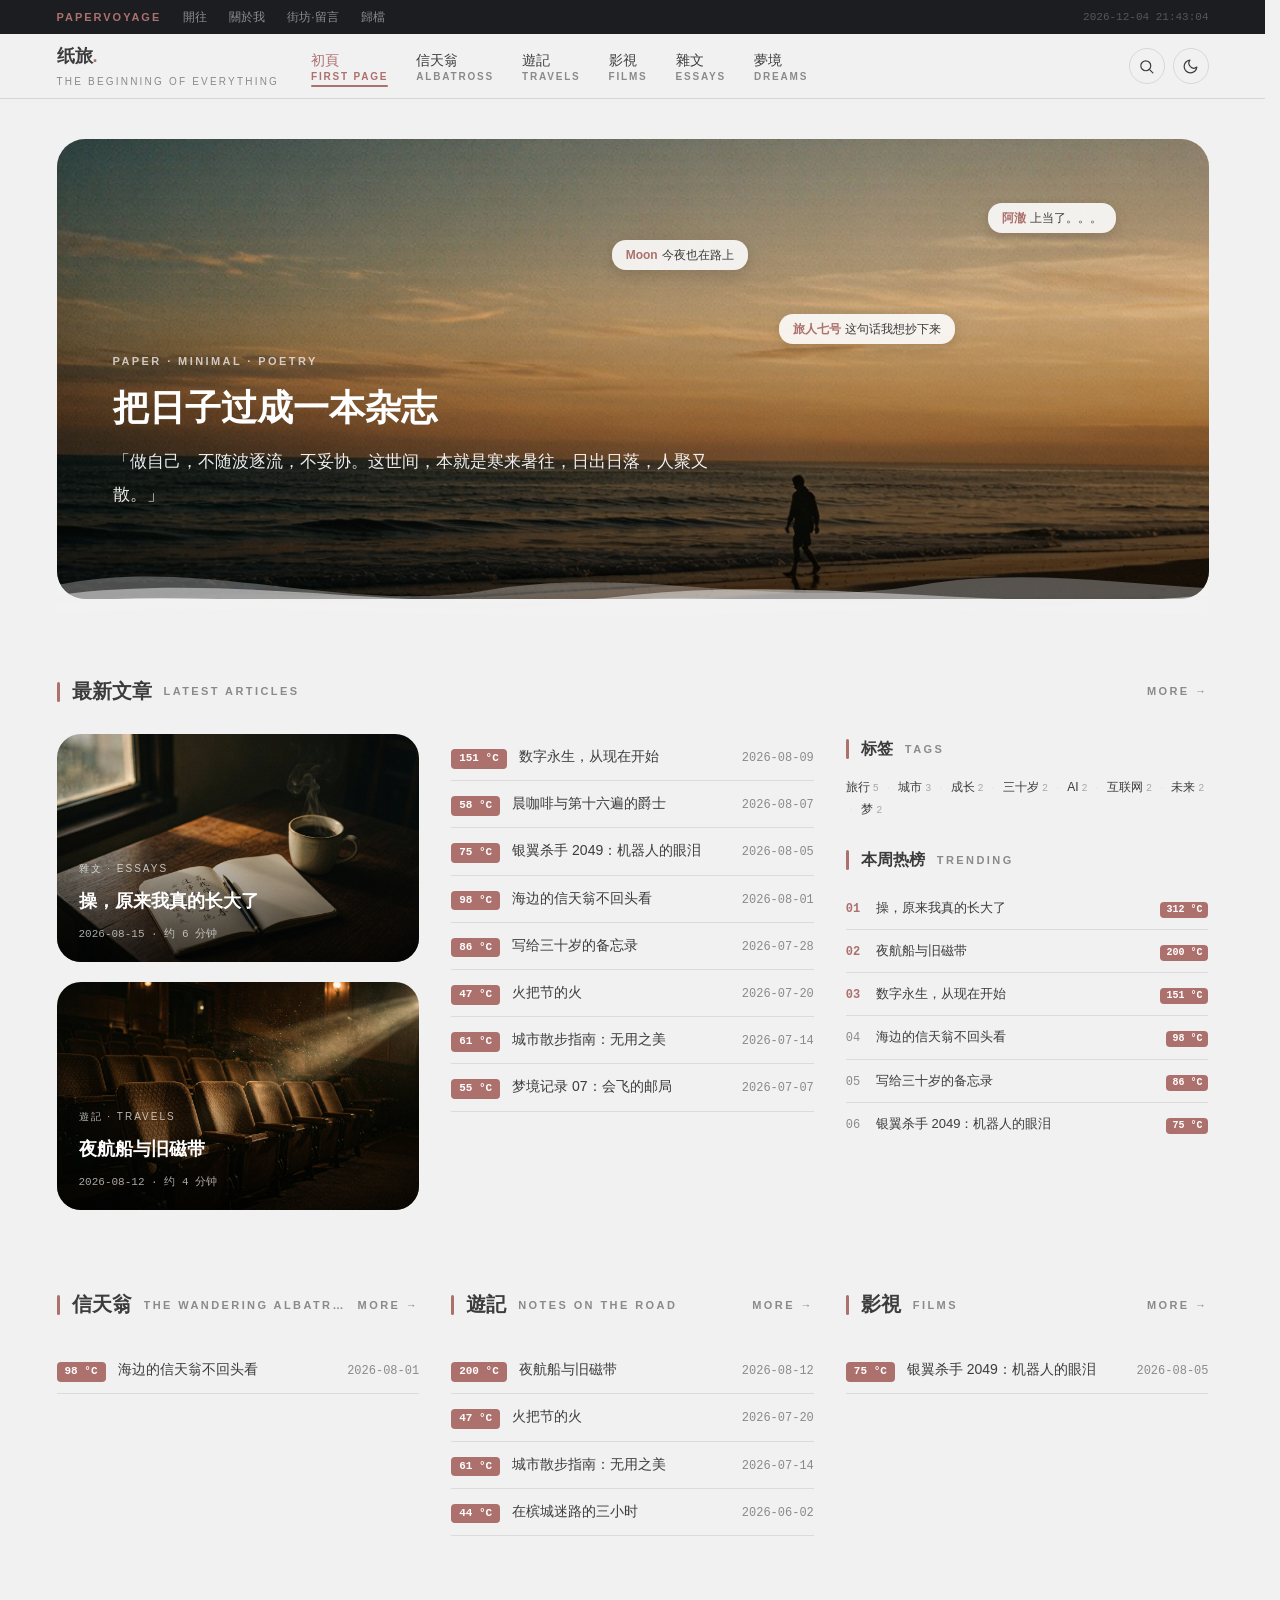
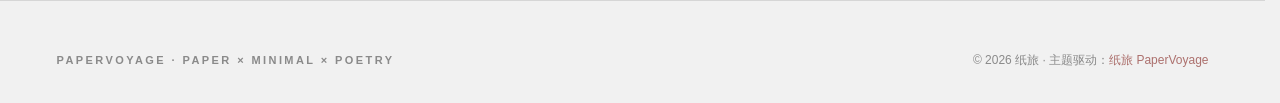
<file: demo/index.html>
<!DOCTYPE html>
<html lang="zh-CN">
<head>
<meta charset="UTF-8">
<meta name="viewport" content="width=device-width, initial-scale=1.0">
<title>纸旅 PaperVoyage · 把日子过成一本杂志</title>
<link rel="stylesheet" href="theme.css">
<script>(function(){var d=document.documentElement,b='#f1f1f1';try{var t=localStorage.getItem('papervoyage-theme');if(t){d.setAttribute('data-theme',t);if(t==='dark')b='#1b1d20';}else if(window.matchMedia('(prefers-color-scheme: dark)').matches){d.setAttribute('data-theme','dark');b='#1b1d20';}}catch(e){}d.style.background=b;})();</script>
<script type="speculationrules">{"prefetch":[{"source":"document","where":{"href_matches":"/*"},"eagerness":"conservative"}]}</script>
</head>
<body data-page="home">

<div class="topbar"><div class="wrap">
  <span class="brandmark">PAPERVOYAGE</span>
  <ul class="menu">
    <li><a href="articles.html">開往</a></li>
    <li><a href="about.html">關於我</a></li>
    <li><a href="guestbook.html">街坊·留言</a></li>
    <li><a href="archive.html">歸檔</a></li>
  </ul>
  <span class="mono-date" id="topbar-clock"></span>
</div></div>

<header class="site-header"><div class="wrap">
  <div class="site-branding">
    <p class="site-title"><a href="index.html">纸旅<span class="dot">.</span></a></p>
    <div class="site-desc">The Beginning of Everything</div>
  </div>
  <nav class="main-navigation" id="site-navigation"><ul class="menu">
    <li class="menu-item"><a href="index.html" class="active"><span>初頁</span><span class="en">First Page</span></a></li>
    <li class="menu-item"><a href="category-albatross.html"><span>信天翁</span><span class="en">Albatross</span></a></li>
    <li class="menu-item"><a href="category-travels.html"><span>遊記</span><span class="en">Travels</span></a></li>
    <li class="menu-item"><a href="category-films.html"><span>影視</span><span class="en">Films</span></a></li>
    <li class="menu-item"><a href="category-essays.html"><span>雜文</span><span class="en">Essays</span></a></li>
    <li class="menu-item"><a href="category-dreams.html"><span>夢境</span><span class="en">Dreams</span></a></li>
  </ul></nav>
  <div class="header-actions">
    <button class="icon-btn" id="search-toggle" aria-label="搜索"><svg viewBox="0 0 24 24"><circle cx="11" cy="11" r="7"/><path d="M21 21l-4.3-4.3"/></svg></button>
    <button class="icon-btn" id="theme-toggle" aria-label="切换明暗"><svg viewBox="0 0 24 24"><path d="M21 12.8A9 9 0 1 1 11.2 3 7 7 0 0 0 21 12.8z"/></svg></button>
    <button class="icon-btn menu-toggle" id="menu-toggle" aria-label="菜单"><svg viewBox="0 0 24 24"><path d="M4 7h16M4 12h16M4 17h16"/></svg></button>
  </div>
</div></header>
<div class="nav-mask" id="nav-mask"></div>

<div class="search-overlay" id="search-overlay">
  <button class="icon-btn search-close" id="search-close">✕</button>
  <div class="search-inner">
    <span class="en-sub">Search the Archive</span>
    <form action="articles.html" method="get" autocomplete="off"><input type="search" name="q" placeholder="搜索文章…"></form>
    <p class="search-hint">输入关键词，回车开始搜索…（Ctrl / Cmd + K 可随时呼出）</p>
  </div>
</div>

<main>
  <section class="hero"><div class="wrap">
    <div class="hero-inner">
      <div class="hero-corners"><span class="c-tl"></span><span class="c-tr"></span><span class="c-bl"></span><span class="c-br"></span></div>
      <span class="hero-bubble" style="top:14%;right:8%"><span class="who">阿澈</span>上当了。。。</span>
      <span class="hero-bubble" style="top:38%;right:22%;animation-delay:1.6s"><span class="who">旅人七号</span>这句话我想抄下来</span>
      <span class="hero-bubble" style="top:22%;right:40%;animation-delay:3.1s"><span class="who">Moon</span>今夜也在路上</span>
      <div class="hero-content">
        <span class="en-sub">Paper · Minimal · Poetry</span>
        <h1>把日子过成一本杂志</h1>
        <p class="hero-quote">「做自己，不随波逐流，不妥协。这世间，本就是寒来暑往，日出日落，人聚又散。」</p>
      </div>
    </div>
    <div class="hero-waves"><svg viewBox="0 0 1200 90" preserveAspectRatio="none">
      <g class="wave wf1"><path d="M0,50 C150,20 300,80 450,55 C600,30 750,75 900,50 C1050,25 1200,70 1350,50 C1500,30 1650,75 1800,55 C1950,35 2100,70 2250,50 L2250,90 L0,90 Z"/></g>
      <g class="wave w2 wf2"><path d="M0,60 C200,35 400,85 600,60 C800,40 1000,80 1200,60 C1400,40 1600,82 1800,60 C2000,42 2200,78 2400,60 L2400,90 L0,90 Z"/></g>
      <g class="wave w3 wf3"><path d="M0,68 C180,50 360,88 540,68 C720,52 900,86 1080,68 C1260,52 1440,86 1620,68 C1800,52 1980,84 2160,68 L2160,90 L0,90 Z"/></g>
      <path style="fill:var(--bg)" d="M0,78 C240,64 480,90 720,78 C960,66 1200,88 1440,78 C1680,68 1920,88 2160,78 L2160,90 L0,90 Z"/>
    </svg></div>
  </div></section>

  <section class="home-section"><div class="wrap">
    <div class="sec-head reveal">
      <span class="bar"></span><h2>最新文章</h2><span class="en-sub">Latest Articles</span>
      <a class="more-link" href="articles.html">More →</a>
    </div>
    <div class="home-grid">
      <div class="home-col reveal" id="home-featured"></div>
      <div class="home-col reveal" id="home-latest"></div>
      <div class="home-col reveal">
        <div class="sec-head" style="margin-bottom:12px"><span class="bar"></span><h2 style="font-size:16px">标签</h2><span class="en-sub">Tags</span></div>
        <div class="tag-cloud" id="home-tags"></div>
        <div class="sec-head" style="margin:24px 0 12px"><span class="bar"></span><h2 style="font-size:16px">本周热榜</h2><span class="en-sub">Trending</span></div>
        <ol class="hot-list" id="home-hot"></ol>
      </div>
    </div>
  </div></section>

  <section class="home-section"><div class="wrap">
    <div class="home-grid" id="home-cats"></div>
  </div></section>
</main>

<footer class="site-footer"><div class="wrap">
  <div class="footer-bottom" style="border-top:none;padding-top:0">
    <span class="en-sub">PAPERVOYAGE · Paper × Minimal × Poetry</span>
    <span>© 2026 纸旅 · 主题驱动：<a href="index.html" style="color:var(--brand)">纸旅 PaperVoyage</a></span>
  </div>
</div></footer>

<div class="float-tools" id="float-tools">
  <button class="icon-btn" id="back-to-top" aria-label="回到顶部"><svg viewBox="0 0 24 24"><path d="M12 19V5M5 12l7-7 7 7"/></svg></button>
</div>

<script src="data.js"></script>
<script src="app.js"></script>
<script src="theme.js"></script>
<script src="pjax.js"></script>
</body>
</html>
</file>
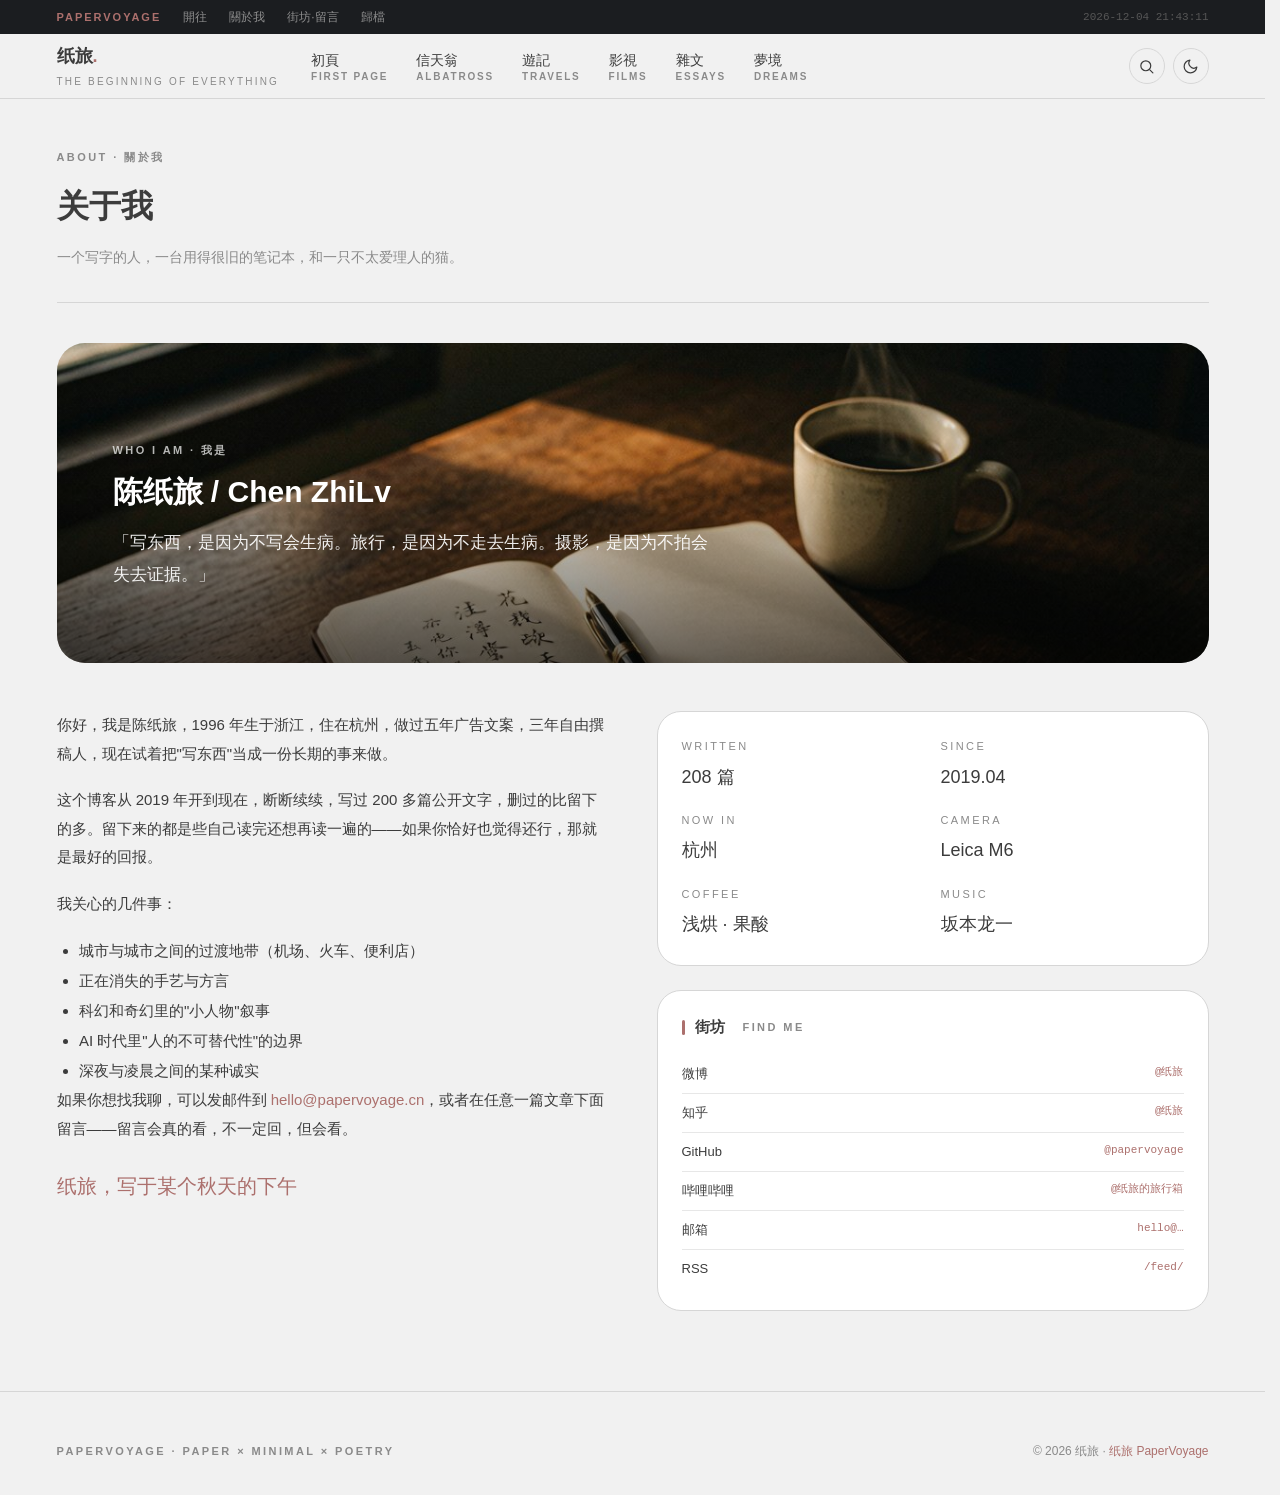
<file: demo/about.html>
<!DOCTYPE html>
<html lang="zh-CN">
<head>
<meta charset="UTF-8">
<meta name="viewport" content="width=device-width, initial-scale=1.0">
<title>关于我 · 纸旅 PaperVoyage</title>
<link rel="stylesheet" href="theme.css">
<script>(function(){var d=document.documentElement,b='#f1f1f1';try{var t=localStorage.getItem('papervoyage-theme');if(t){d.setAttribute('data-theme',t);if(t==='dark')b='#1b1d20';}else if(window.matchMedia('(prefers-color-scheme: dark)').matches){d.setAttribute('data-theme','dark');b='#1b1d20';}}catch(e){}d.style.background=b;})();</script>
<script type="speculationrules">{"prefetch":[{"source":"document","where":{"href_matches":"/*"},"eagerness":"conservative"}]}</script>
</head>
<body>

<div class="topbar"><div class="wrap">
  <span class="brandmark">PAPERVOYAGE</span>
  <ul class="menu">
    <li><a href="articles.html">開往</a></li>
    <li><a href="about.html">關於我</a></li>
    <li><a href="guestbook.html">街坊·留言</a></li>
    <li><a href="archive.html">歸檔</a></li>
  </ul>
  <span class="mono-date" id="topbar-clock"></span>
</div></div>

<header class="site-header"><div class="wrap">
  <div class="site-branding">
    <p class="site-title"><a href="index.html">纸旅<span class="dot">.</span></a></p>
    <div class="site-desc">The Beginning of Everything</div>
  </div>
  <nav class="main-navigation" id="site-navigation"><ul class="menu">
    <li class="menu-item"><a href="index.html"><span>初頁</span><span class="en">First Page</span></a></li>
    <li class="menu-item"><a href="category-albatross.html"><span>信天翁</span><span class="en">Albatross</span></a></li>
    <li class="menu-item"><a href="category-travels.html"><span>遊記</span><span class="en">Travels</span></a></li>
    <li class="menu-item"><a href="category-films.html"><span>影視</span><span class="en">Films</span></a></li>
    <li class="menu-item"><a href="category-essays.html"><span>雜文</span><span class="en">Essays</span></a></li>
    <li class="menu-item"><a href="category-dreams.html"><span>夢境</span><span class="en">Dreams</span></a></li>
  </ul></nav>
  <div class="header-actions">
    <button class="icon-btn" id="search-toggle" aria-label="搜索"><svg viewBox="0 0 24 24"><circle cx="11" cy="11" r="7"/><path d="M21 21l-4.3-4.3"/></svg></button>
    <button class="icon-btn" id="theme-toggle" aria-label="切换明暗"><svg viewBox="0 0 24 24"><path d="M21 12.8A9 9 0 1 1 11.2 3 7 7 0 0 0 21 12.8z"/></svg></button>
    <button class="icon-btn menu-toggle" id="menu-toggle" aria-label="菜单"><svg viewBox="0 0 24 24"><path d="M4 7h16M4 12h16M4 17h16"/></svg></button>
  </div>
</div></header>
<div class="nav-mask" id="nav-mask"></div>

<div class="search-overlay" id="search-overlay">
  <button class="icon-btn search-close" id="search-close">✕</button>
  <div class="search-inner">
    <span class="en-sub">Search the Archive</span>
    <form action="articles.html" method="get"><input type="search" name="q" placeholder="搜索文章…" autocomplete="off"></form>
  </div>
</div>

<main>
  <div class="wrap">
    <header class="page-head reveal">
      <span class="en-sub">About · 關於我</span>
      <h1>关于我</h1>
      <p class="desc">一个写字的人，一台用得很旧的笔记本，和一只不太爱理人的猫。</p>
    </header>

    <div class="about-hero reveal">
      <div class="hero-content">
        <span class="en-sub" style="color:rgba(255,255,255,.7)">Who I Am · 我是</span>
        <h1 style="font-size:30px">陈纸旅 / Chen ZhiLv</h1>
        <p class="hero-quote">「写东西，是因为不写会生病。旅行，是因为不走去生病。摄影，是因为不拍会失去证据。」</p>
      </div>
    </div>

    <div style="height:48px"></div>

    <div class="about-grid reveal">
      <div class="about-bio">
        <p>你好，我是陈纸旅，1996 年生于浙江，住在杭州，做过五年广告文案，三年自由撰稿人，现在试着把"写东西"当成一份长期的事来做。</p>
        <p>这个博客从 2019 年开到现在，断断续续，写过 200 多篇公开文字，删过的比留下的多。留下来的都是些自己读完还想再读一遍的——如果你恰好也觉得还行，那就是最好的回报。</p>
        <p>我关心的几件事：</p>
        <ul style="padding-left:1.5em;line-height:2">
          <li>城市与城市之间的过渡地带（机场、火车、便利店）</li>
          <li>正在消失的手艺与方言</li>
          <li>科幻和奇幻里的"小人物"叙事</li>
          <li>AI 时代里"人的不可替代性"的边界</li>
          <li>深夜与凌晨之间的某种诚实</li>
        </ul>
        <p>如果你想找我聊，可以发邮件到 <a href="mailto:hello@papervoyage.cn" style="color:var(--brand)">hello@papervoyage.cn</a>，或者在任意一篇文章下面留言——留言会真的看，不一定回，但会看。</p>
        <p class="sig">纸旅，写于某个秋天的下午</p>
      </div>

      <div>
        <div class="about-meta">
          <div class="cell"><span class="lab">Written</span><span class="val">208 篇</span></div>
          <div class="cell"><span class="lab">Since</span><span class="val">2019.04</span></div>
          <div class="cell"><span class="lab">Now In</span><span class="val">杭州</span></div>
          <div class="cell"><span class="lab">Camera</span><span class="val">Leica M6</span></div>
          <div class="cell"><span class="lab">Coffee</span><span class="val">浅烘 · 果酸</span></div>
          <div class="cell"><span class="lab">Music</span><span class="val">坂本龙一</span></div>
        </div>

        <div class="widget" style="margin-top:24px">
          <h3 class="widget-title">街坊 <span class="en-sub" style="margin-left:8px">Find me</span></h3>
          <ul>
            <li><a href="https://weibo.com" target="_blank" rel="noopener">微博</a><span class="n">@纸旅</span></li>
            <li><a href="https://www.zhihu.com" target="_blank" rel="noopener">知乎</a><span class="n">@纸旅</span></li>
            <li><a href="https://github.com" target="_blank" rel="noopener">GitHub</a><span class="n">@papervoyage</span></li>
            <li><a href="https://www.bilibili.com" target="_blank" rel="noopener">哔哩哔哩</a><span class="n">@纸旅的旅行箱</span></li>
            <li><a href="mailto:hello@papervoyage.cn">邮箱</a><span class="n">hello@…</span></li>
            <li><a href="#">RSS</a><span class="n">/feed/</span></li>
          </ul>
        </div>
      </div>
    </div>
  </div>
</main>

<footer class="site-footer"><div class="wrap">
  <div class="footer-bottom" style="border-top:none;padding-top:0">
    <span class="en-sub">PAPERVOYAGE · Paper × Minimal × Poetry</span>
    <span>© 2026 纸旅 · <a href="index.html" style="color:var(--brand)">纸旅 PaperVoyage</a></span>
  </div>
</div></footer>

<div class="float-tools" id="float-tools">
  <button class="icon-btn" id="back-to-top" aria-label="回到顶部"><svg viewBox="0 0 24 24"><path d="M12 19V5M5 12l7-7 7 7"/></svg></button>
</div>

<script src="theme.js"></script>
<script src="pjax.js"></script>
</body>
</html>
</file>
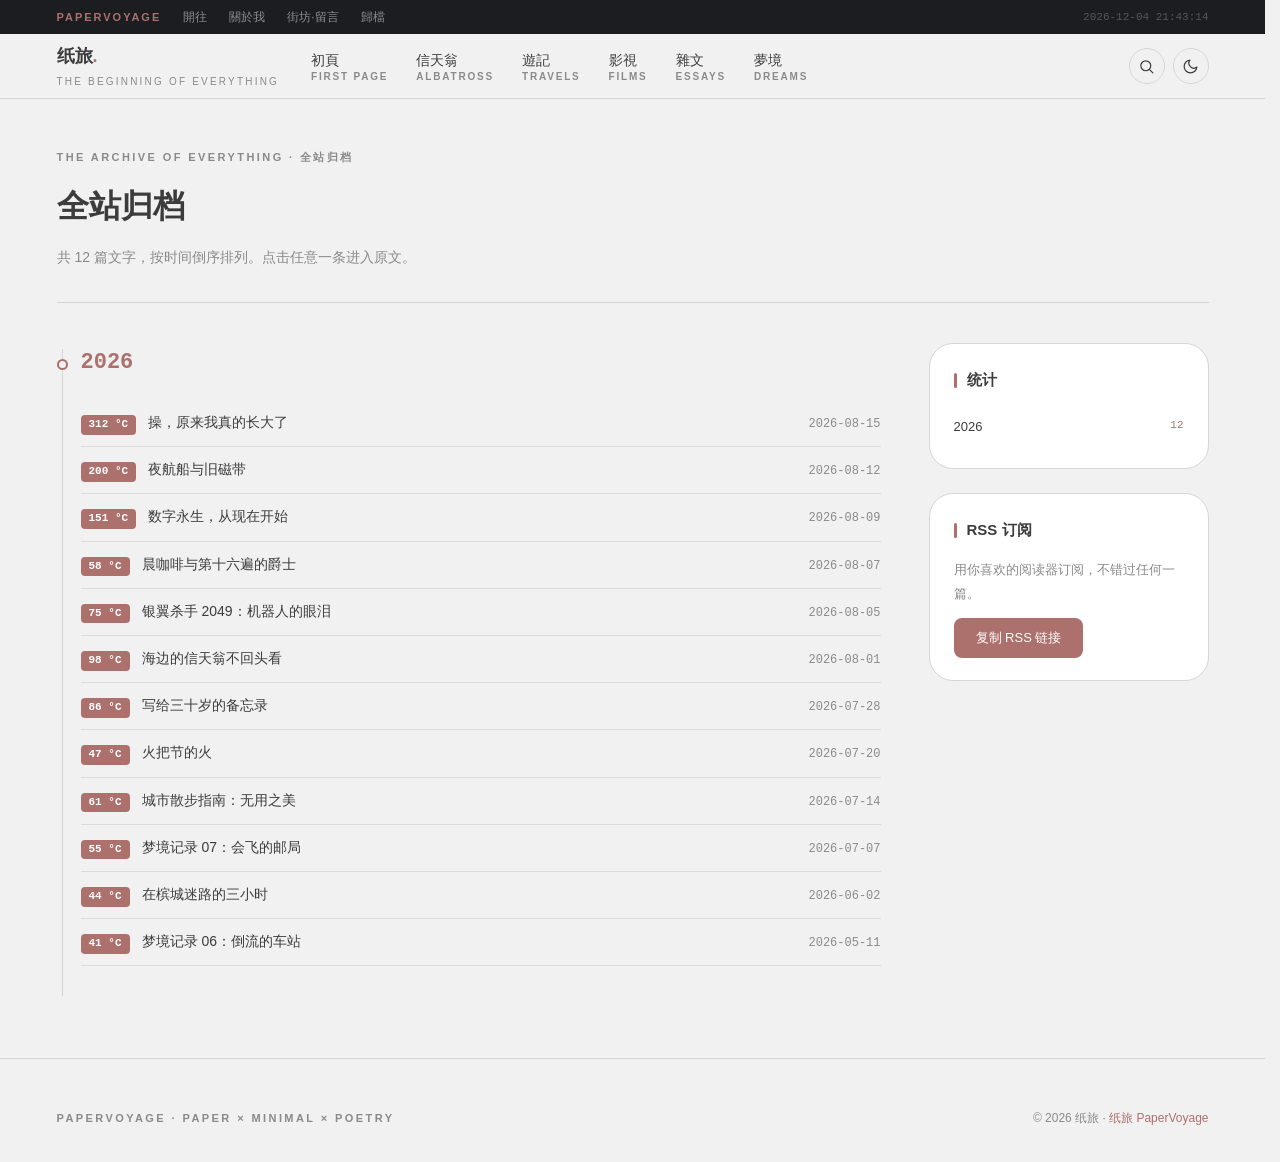
<file: demo/archive.html>
<!DOCTYPE html>
<html lang="zh-CN">
<head>
<meta charset="UTF-8">
<meta name="viewport" content="width=device-width, initial-scale=1.0">
<title>全站归档 · 纸旅 PaperVoyage</title>
<link rel="stylesheet" href="theme.css">
<script>(function(){var d=document.documentElement,b='#f1f1f1';try{var t=localStorage.getItem('papervoyage-theme');if(t){d.setAttribute('data-theme',t);if(t==='dark')b='#1b1d20';}else if(window.matchMedia('(prefers-color-scheme: dark)').matches){d.setAttribute('data-theme','dark');b='#1b1d20';}}catch(e){}d.style.background=b;})();</script>
<script type="speculationrules">{"prefetch":[{"source":"document","where":{"href_matches":"/*"},"eagerness":"conservative"}]}</script>
</head>
<body data-page="archive">

<div class="topbar"><div class="wrap">
  <span class="brandmark">PAPERVOYAGE</span>
  <ul class="menu">
    <li><a href="articles.html">開往</a></li>
    <li><a href="about.html">關於我</a></li>
    <li><a href="guestbook.html">街坊·留言</a></li>
    <li><a href="archive.html">歸檔</a></li>
  </ul>
  <span class="mono-date" id="topbar-clock"></span>
</div></div>

<header class="site-header"><div class="wrap">
  <div class="site-branding">
    <p class="site-title"><a href="index.html">纸旅<span class="dot">.</span></a></p>
    <div class="site-desc">The Beginning of Everything</div>
  </div>
  <nav class="main-navigation" id="site-navigation"><ul class="menu">
    <li class="menu-item"><a href="index.html"><span>初頁</span><span class="en">First Page</span></a></li>
    <li class="menu-item"><a href="category-albatross.html"><span>信天翁</span><span class="en">Albatross</span></a></li>
    <li class="menu-item"><a href="category-travels.html"><span>遊記</span><span class="en">Travels</span></a></li>
    <li class="menu-item"><a href="category-films.html"><span>影視</span><span class="en">Films</span></a></li>
    <li class="menu-item"><a href="category-essays.html"><span>雜文</span><span class="en">Essays</span></a></li>
    <li class="menu-item"><a href="category-dreams.html"><span>夢境</span><span class="en">Dreams</span></a></li>
  </ul></nav>
  <div class="header-actions">
    <button class="icon-btn" id="search-toggle" aria-label="搜索"><svg viewBox="0 0 24 24"><circle cx="11" cy="11" r="7"/><path d="M21 21l-4.3-4.3"/></svg></button>
    <button class="icon-btn" id="theme-toggle" aria-label="切换明暗"><svg viewBox="0 0 24 24"><path d="M21 12.8A9 9 0 1 1 11.2 3 7 7 0 0 0 21 12.8z"/></svg></button>
    <button class="icon-btn menu-toggle" id="menu-toggle" aria-label="菜单"><svg viewBox="0 0 24 24"><path d="M4 7h16M4 12h16M4 17h16"/></svg></button>
  </div>
</div></header>
<div class="nav-mask" id="nav-mask"></div>

<div class="search-overlay" id="search-overlay">
  <button class="icon-btn search-close" id="search-close">✕</button>
  <div class="search-inner">
    <span class="en-sub">Search the Archive</span>
    <form action="articles.html" method="get" autocomplete="off"><input type="search" name="q" placeholder="搜索文章…"></form>
  </div>
</div>

<main>
  <div class="wrap">
    <header class="page-head reveal">
      <span class="en-sub">The Archive of Everything · 全站归档</span>
      <h1>全站归档</h1>
      <p class="desc" id="archive-desc">按时间倒序排列的全部文字。点击任意一条进入原文。</p>
    </header>

    <div class="content-with-sidebar">
      <div class="archive-timeline reveal" id="archive-mount"></div>
      <aside class="sidebar">
        <section class="widget">
          <h3 class="widget-title">统计</h3>
          <ul id="archive-stats"></ul>
        </section>
        <section class="widget">
          <h3 class="widget-title">RSS 订阅</h3>
          <p style="color:var(--muted);margin-bottom:12px;font-size:13px">用你喜欢的阅读器订阅，不错过任何一篇。</p>
          <a class="btn-primary" href="#" style="display:inline-block;background:var(--brand);color:#fff;border-radius:var(--r-md);padding:8px 22px;font-size:13px">复制 RSS 链接</a>
        </section>
      </aside>
    </div>
  </div>
</main>

<footer class="site-footer"><div class="wrap">
  <div class="footer-bottom" style="border-top:none;padding-top:0">
    <span class="en-sub">PAPERVOYAGE · Paper × Minimal × Poetry</span>
    <span>© 2026 纸旅 · <a href="index.html" style="color:var(--brand)">纸旅 PaperVoyage</a></span>
  </div>
</div></footer>

<div class="float-tools" id="float-tools">
  <button class="icon-btn" id="back-to-top" aria-label="回到顶部"><svg viewBox="0 0 24 24"><path d="M12 19V5M5 12l7-7 7 7"/></svg></button>
</div>

<script src="data.js"></script>
<script src="app.js"></script>
<script src="theme.js"></script>
<script src="pjax.js"></script>
<script>
(function(){
  var desc = document.getElementById('archive-desc');
  if(desc) desc.textContent = '共 '+PV_ARTICLES.length+' 篇文字，按时间倒序排列。点击任意一条进入原文。';
  var stats = document.getElementById('archive-stats');
  if(stats){
    var years = {};
    PV_ARTICLES.forEach(function(a){var y=a.date.slice(0,4);years[y]=(years[y]||0)+1;});
    stats.innerHTML = Object.keys(years).sort().reverse().map(function(y){
      return '<li><a href="#'+y+'">'+y+'</a><span class="n">'+years[y]+'</span></li>';
    }).join('');
  }
})();
</script>
</body>
</html>
</file>
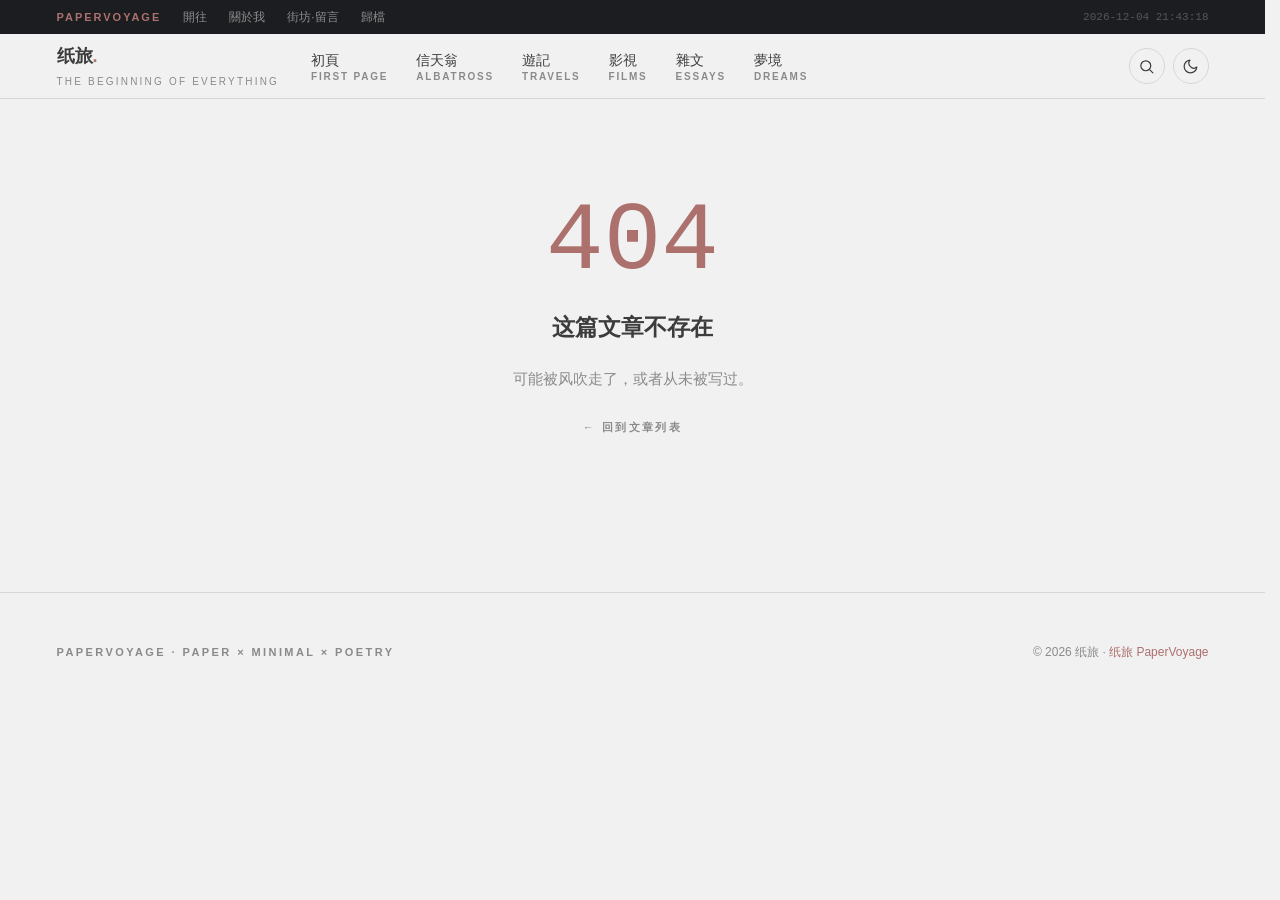
<file: demo/article.html>
<!DOCTYPE html>
<html lang="zh-CN">
<head>
<meta charset="UTF-8">
<meta name="viewport" content="width=device-width, initial-scale=1.0">
<title>文章 · 纸旅 PaperVoyage</title>
<link rel="stylesheet" href="theme.css">
<script>(function(){var d=document.documentElement,b='#f1f1f1';try{var t=localStorage.getItem('papervoyage-theme');if(t){d.setAttribute('data-theme',t);if(t==='dark')b='#1b1d20';}else if(window.matchMedia('(prefers-color-scheme: dark)').matches){d.setAttribute('data-theme','dark');b='#1b1d20';}}catch(e){}d.style.background=b;})();</script>
<script type="speculationrules">{"prefetch":[{"source":"document","where":{"href_matches":"/*"},"eagerness":"conservative"}]}</script>
</head>
<body data-page="article">

<div class="topbar"><div class="wrap">
  <span class="brandmark">PAPERVOYAGE</span>
  <ul class="menu">
    <li><a href="articles.html">開往</a></li>
    <li><a href="about.html">關於我</a></li>
    <li><a href="guestbook.html">街坊·留言</a></li>
    <li><a href="archive.html">歸檔</a></li>
  </ul>
  <span class="mono-date" id="topbar-clock"></span>
</div></div>

<header class="site-header"><div class="wrap">
  <div class="site-branding">
    <p class="site-title"><a href="index.html">纸旅<span class="dot">.</span></a></p>
    <div class="site-desc">The Beginning of Everything</div>
  </div>
  <nav class="main-navigation" id="site-navigation"><ul class="menu">
    <li class="menu-item"><a href="index.html"><span>初頁</span><span class="en">First Page</span></a></li>
    <li class="menu-item"><a href="category-albatross.html"><span>信天翁</span><span class="en">Albatross</span></a></li>
    <li class="menu-item"><a href="category-travels.html"><span>遊記</span><span class="en">Travels</span></a></li>
    <li class="menu-item"><a href="category-films.html"><span>影視</span><span class="en">Films</span></a></li>
    <li class="menu-item"><a href="category-essays.html"><span>雜文</span><span class="en">Essays</span></a></li>
    <li class="menu-item"><a href="category-dreams.html"><span>夢境</span><span class="en">Dreams</span></a></li>
  </ul></nav>
  <div class="header-actions">
    <button class="icon-btn" id="search-toggle" aria-label="搜索"><svg viewBox="0 0 24 24"><circle cx="11" cy="11" r="7"/><path d="M21 21l-4.3-4.3"/></svg></button>
    <button class="icon-btn" id="theme-toggle" aria-label="切换明暗"><svg viewBox="0 0 24 24"><path d="M21 12.8A9 9 0 1 1 11.2 3 7 7 0 0 0 21 12.8z"/></svg></button>
    <button class="icon-btn menu-toggle" id="menu-toggle" aria-label="菜单"><svg viewBox="0 0 24 24"><path d="M4 7h16M4 12h16M4 17h16"/></svg></button>
  </div>
</div></header>
<div class="nav-mask" id="nav-mask"></div>

<div class="search-overlay" id="search-overlay">
  <button class="icon-btn search-close" id="search-close">✕</button>
  <div class="search-inner">
    <span class="en-sub">Search the Archive</span>
    <form action="articles.html" method="get" autocomplete="off"><input type="search" name="q" placeholder="搜索文章…"></form>
  </div>
</div>

<main>
  <div class="wrap">
    <article id="article-mount"></article>
  </div>
</main>

<footer class="site-footer"><div class="wrap">
  <div class="footer-bottom" style="border-top:none;padding-top:0">
    <span class="en-sub">PAPERVOYAGE · Paper × Minimal × Poetry</span>
    <span>© 2026 纸旅 · <a href="index.html" style="color:var(--brand)">纸旅 PaperVoyage</a></span>
  </div>
</div></footer>

<div class="float-tools" id="float-tools">
  <button class="icon-btn" id="back-to-top" aria-label="回到顶部"><svg viewBox="0 0 24 24"><path d="M12 19V5M5 12l7-7 7 7"/></svg></button>
</div>

<script src="data.js"></script>
<script src="app.js"></script>
<script src="theme.js"></script>
<script src="pjax.js"></script>
</body>
</html>
</file>
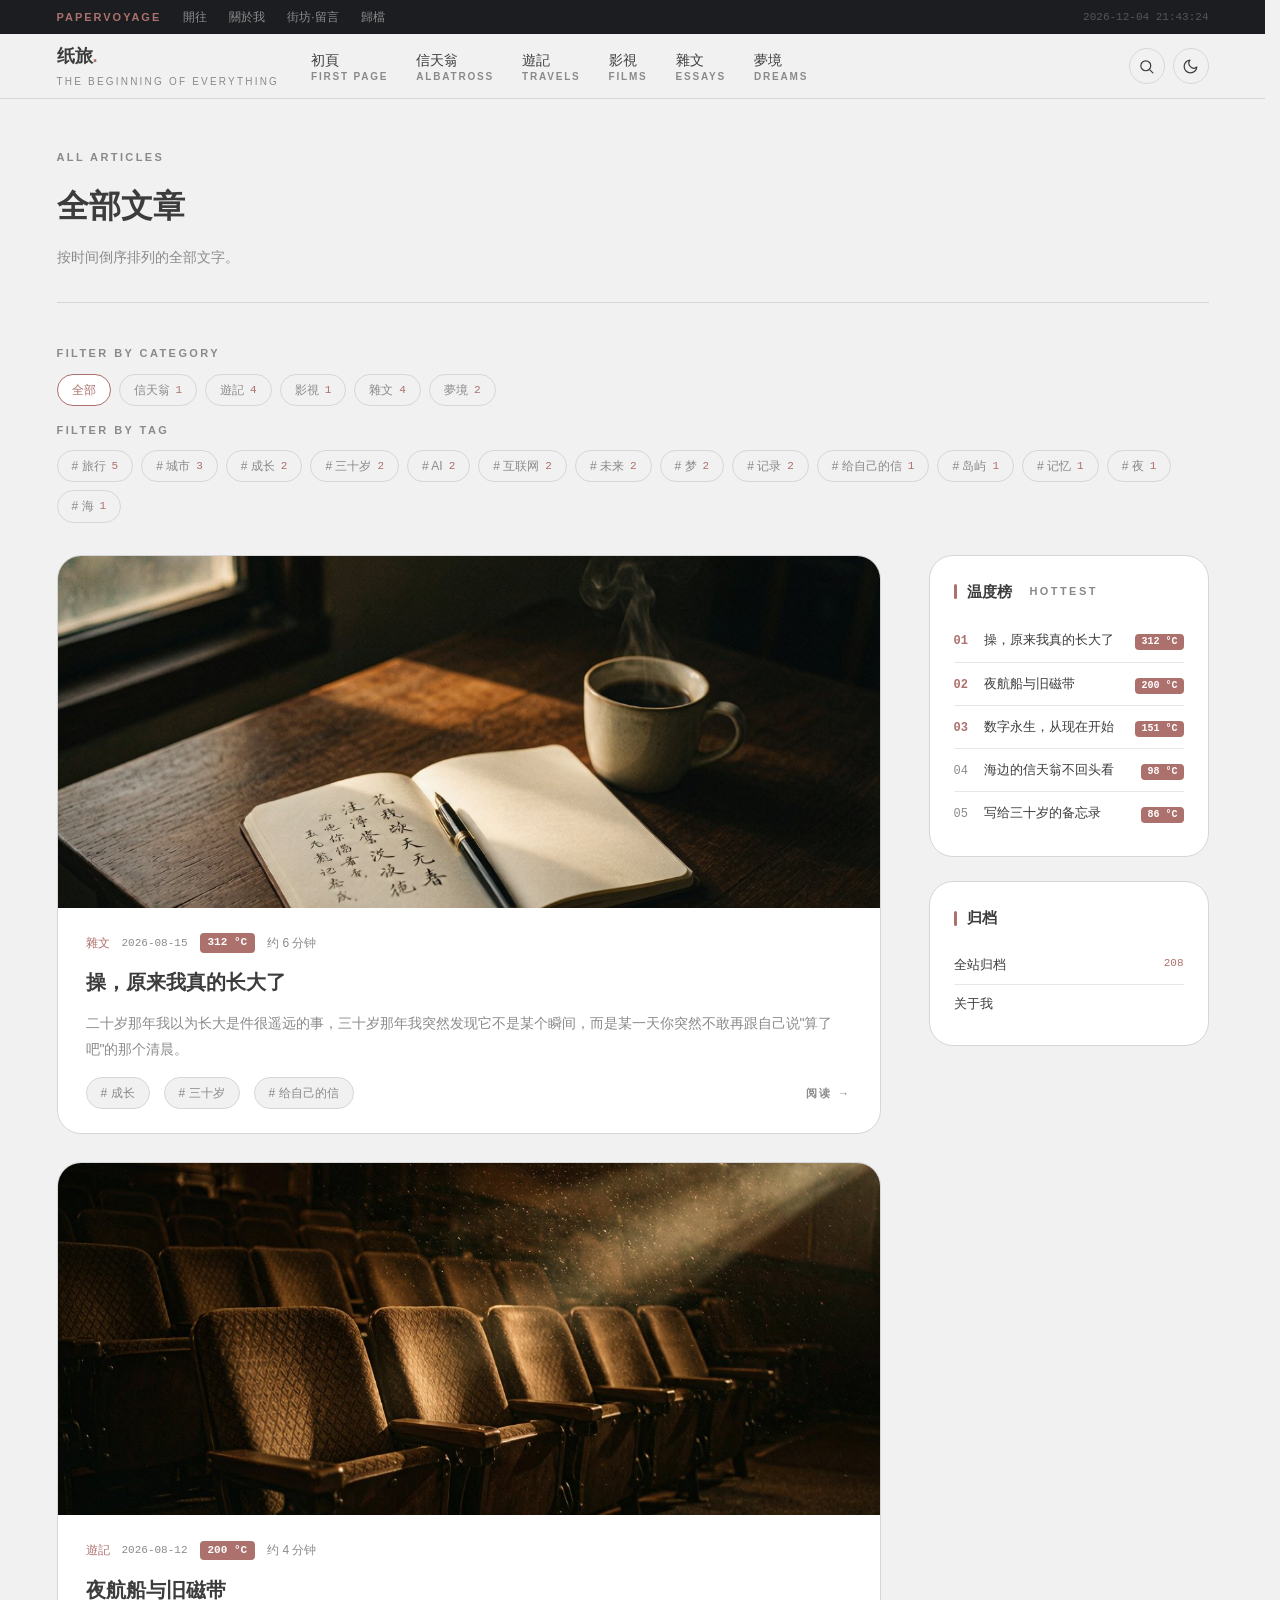
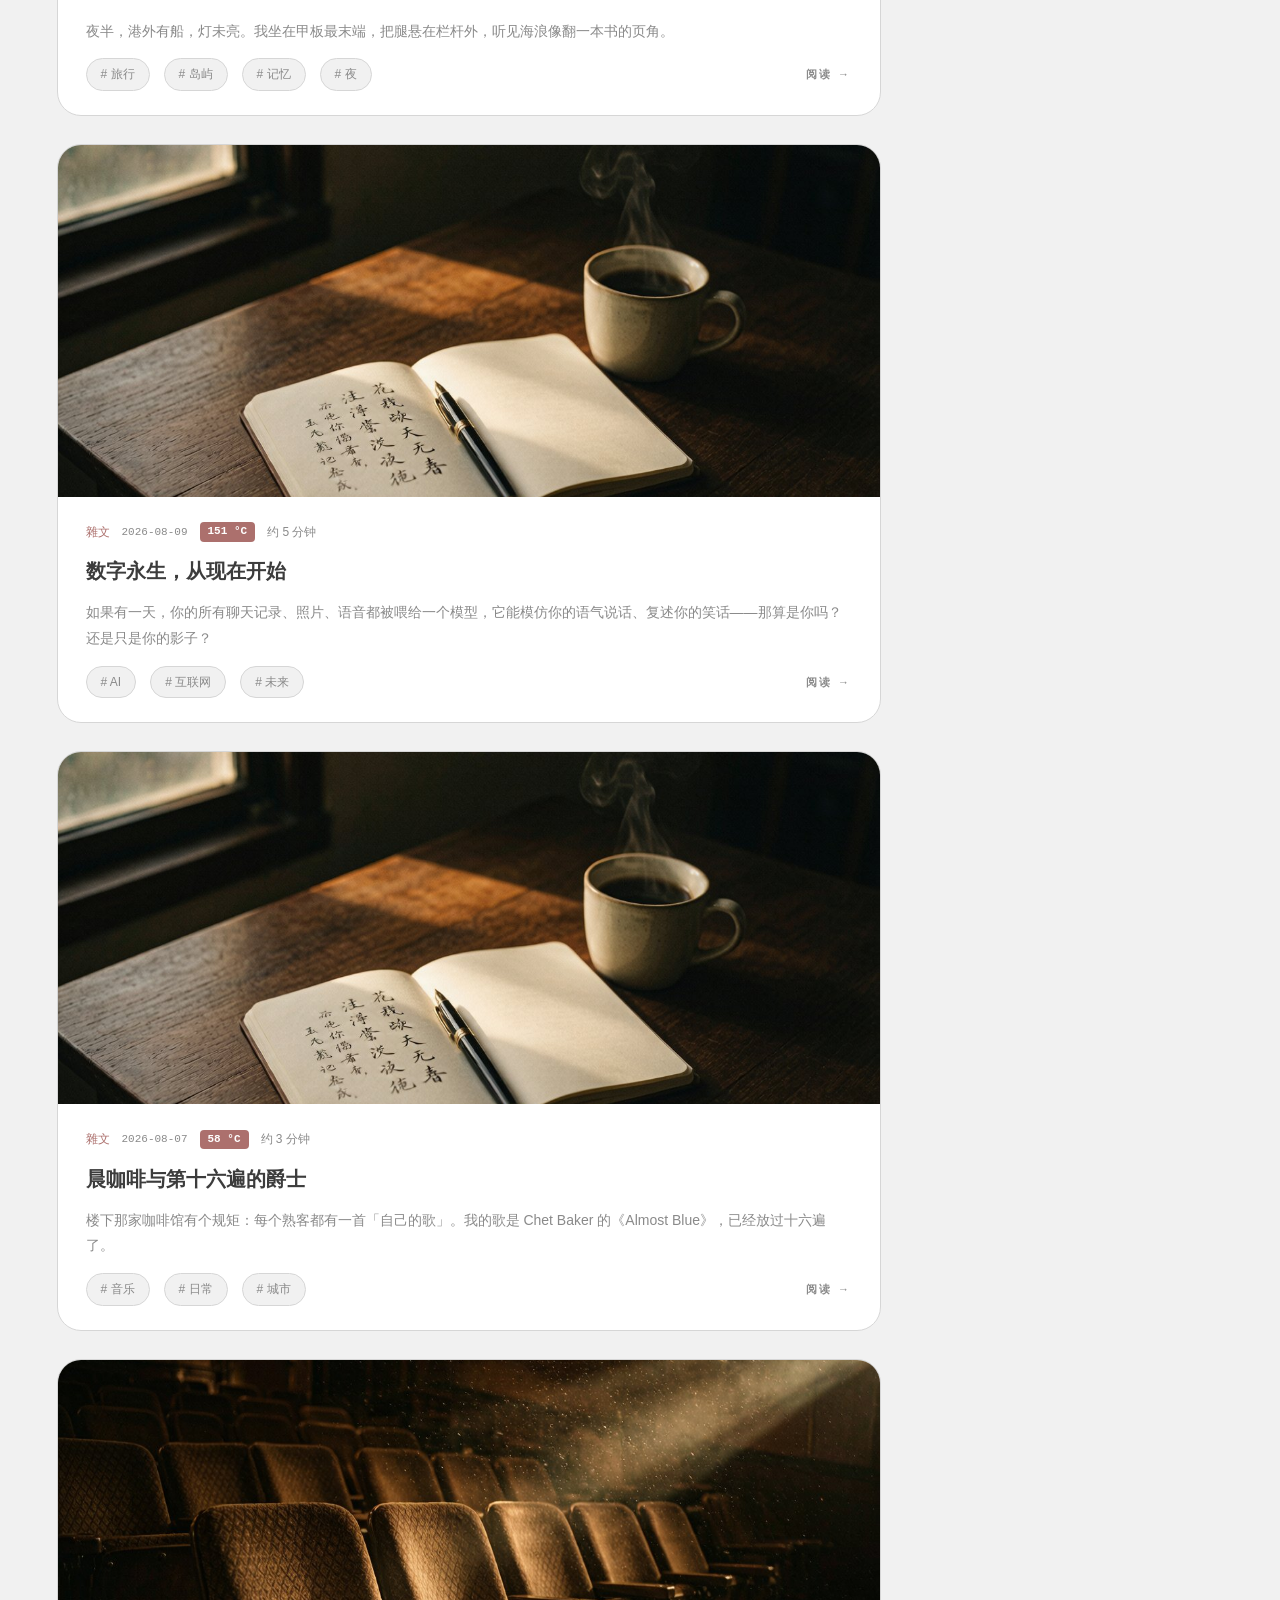
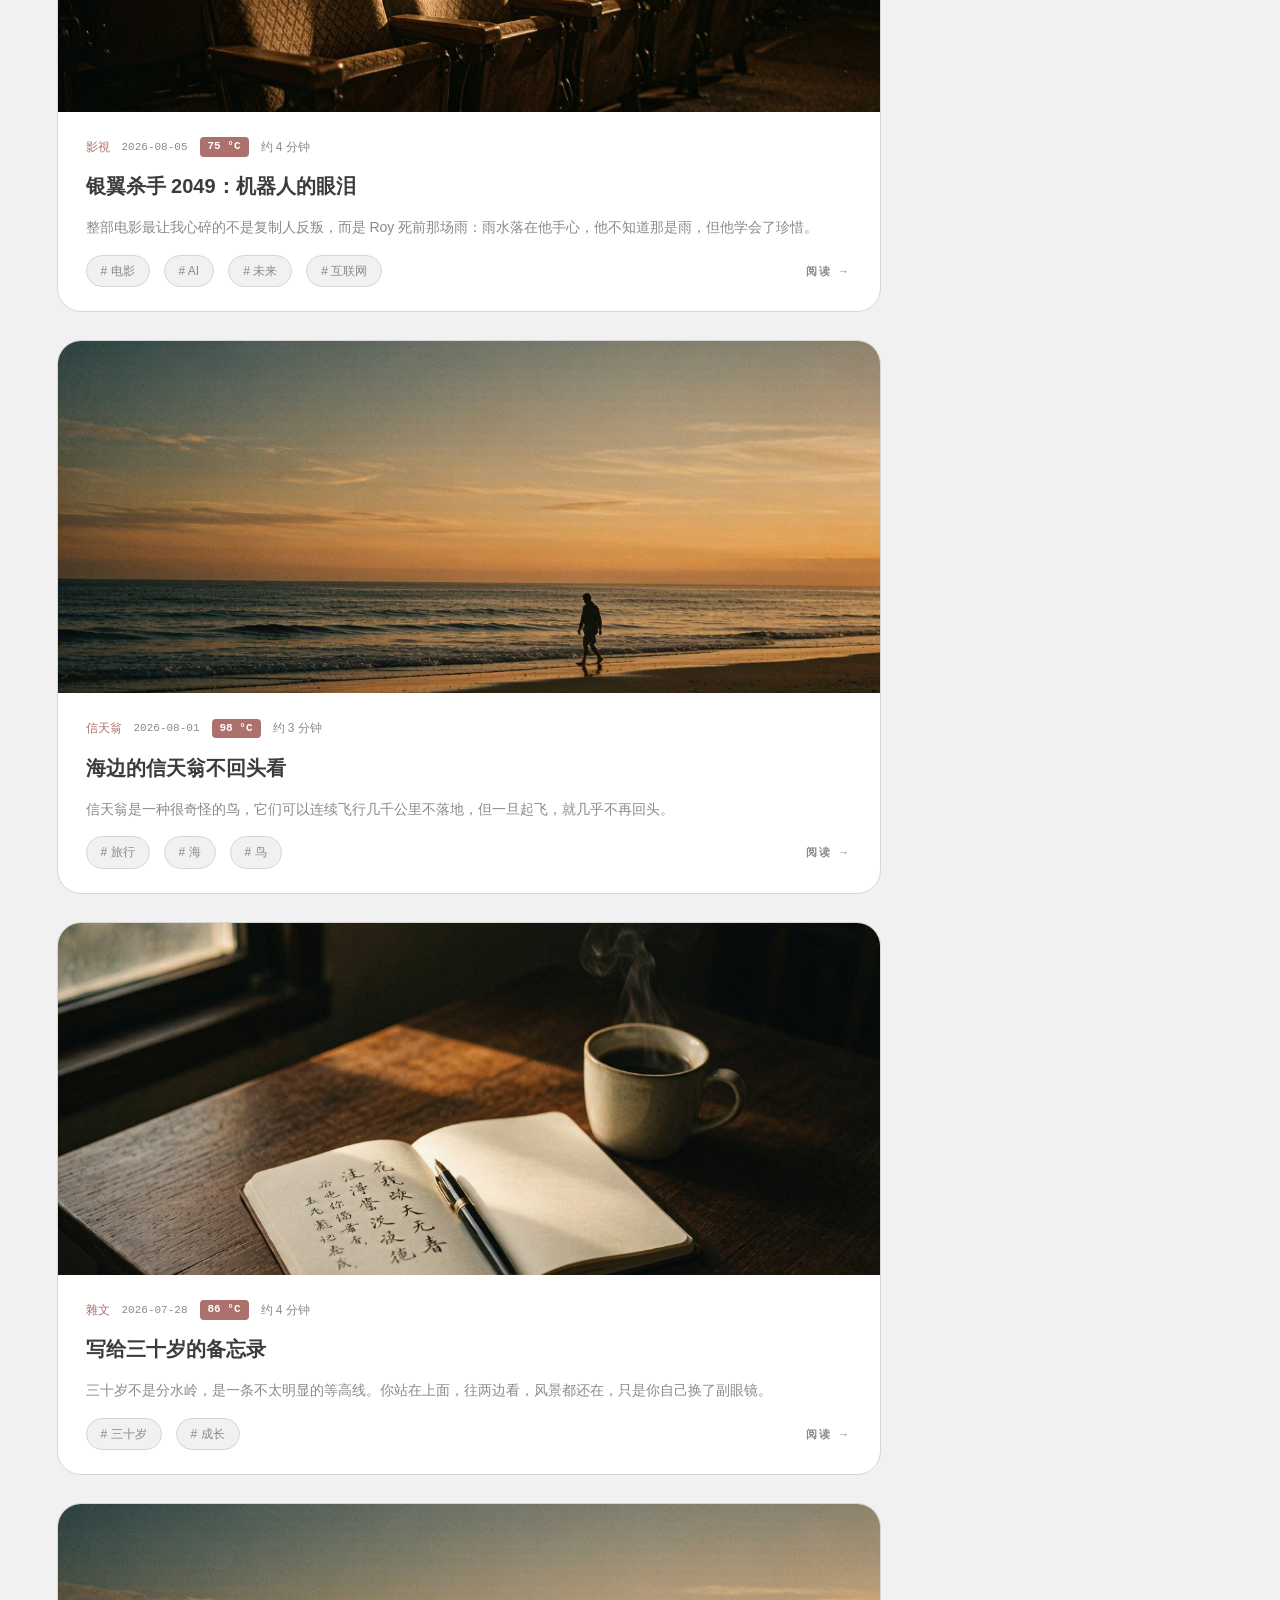
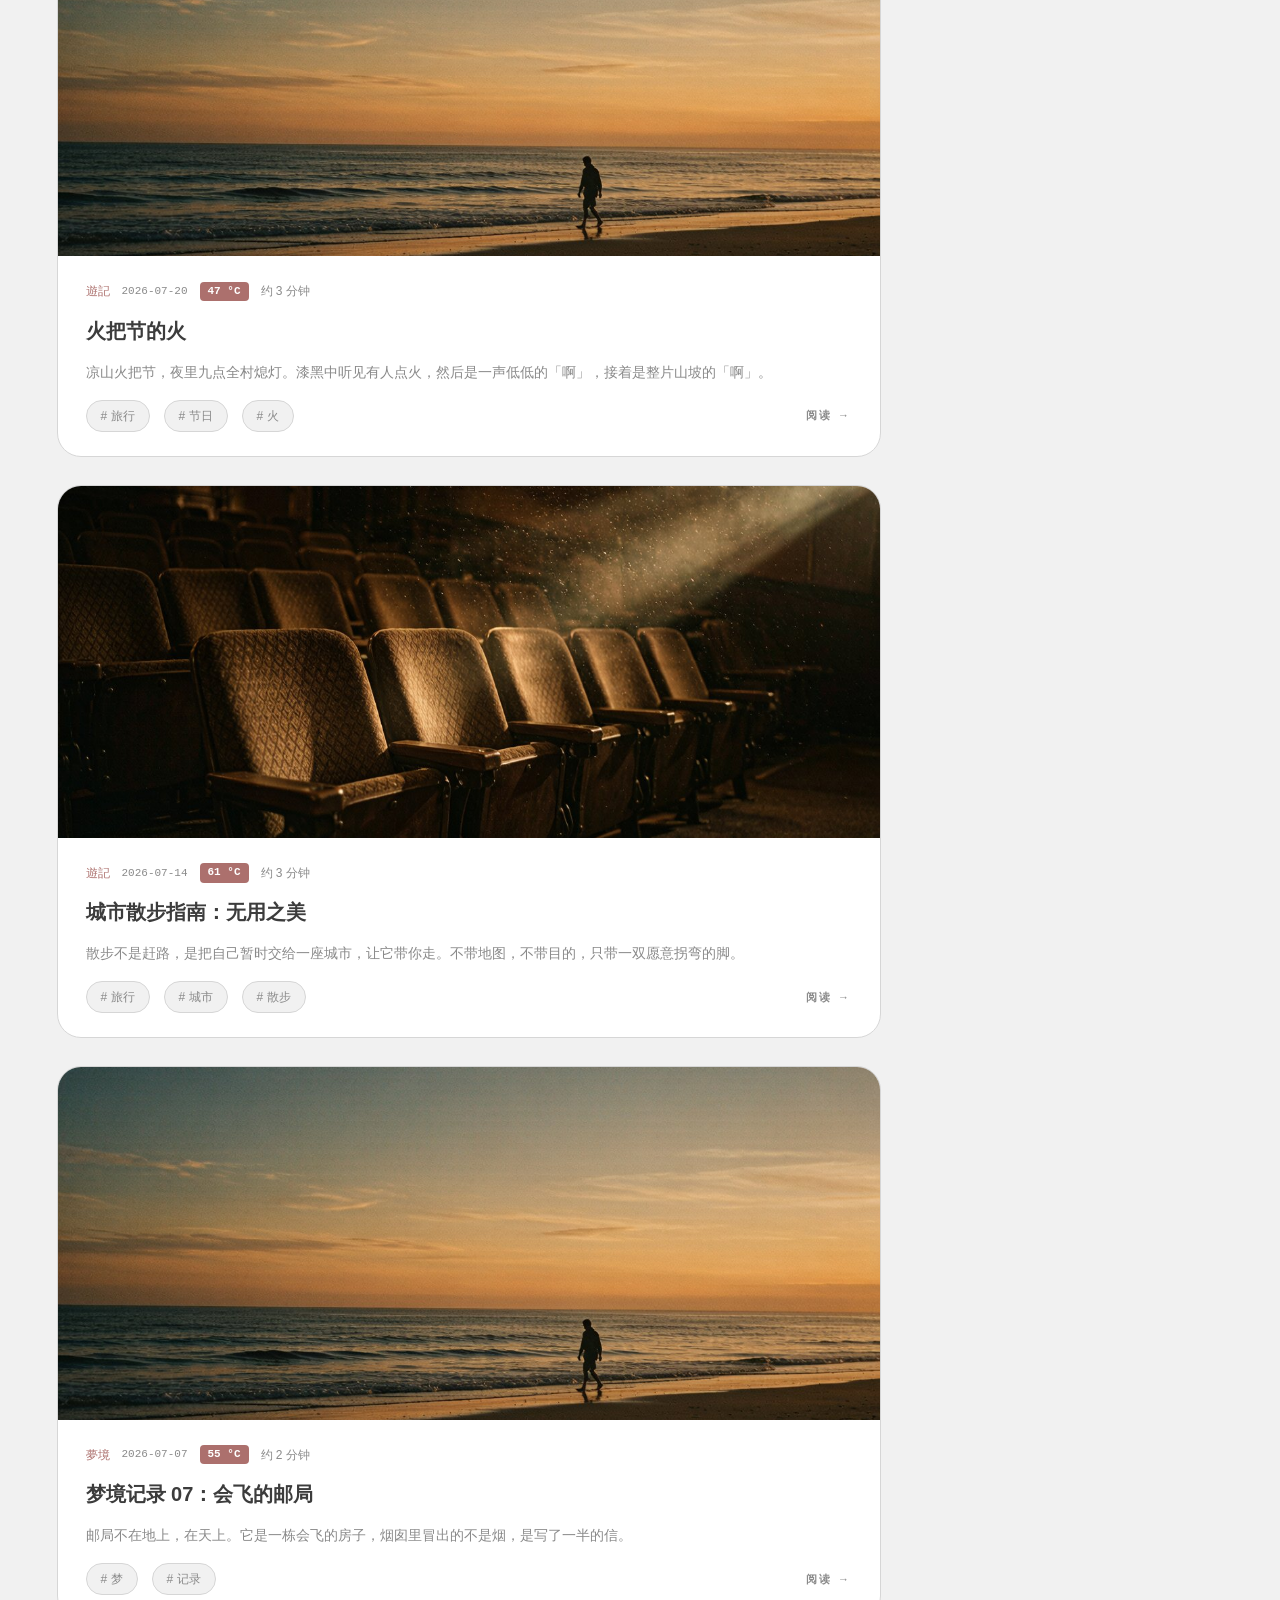
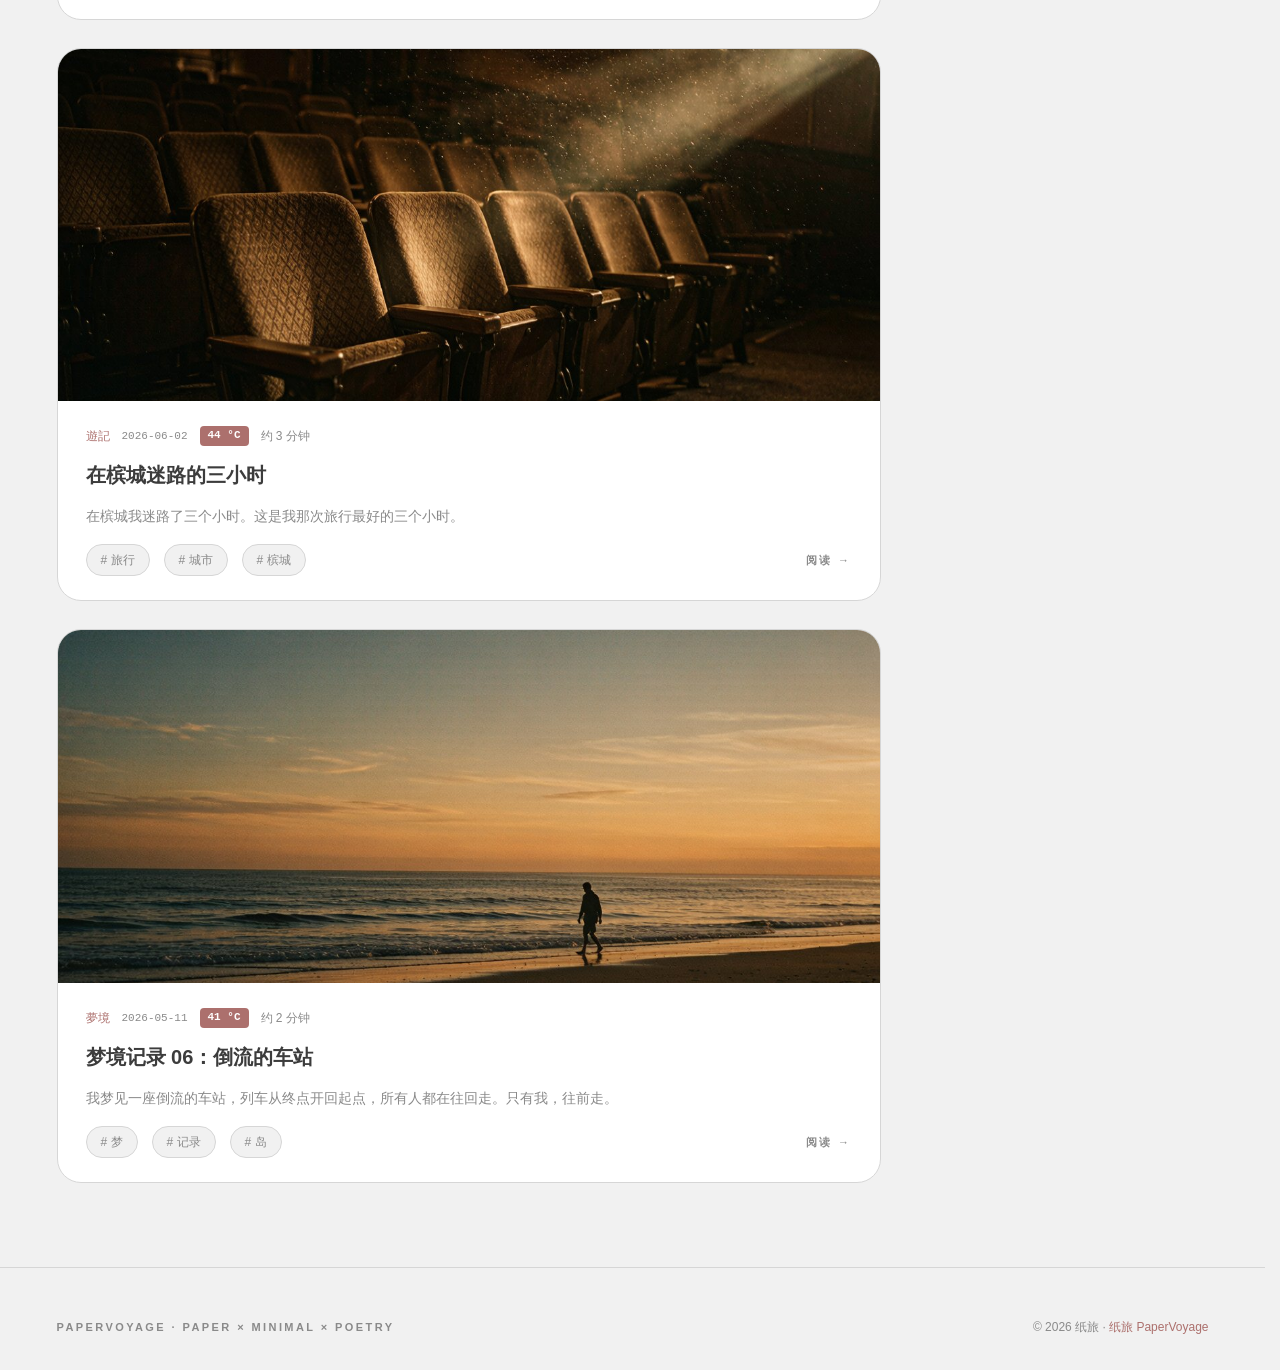
<file: demo/articles.html>
<!DOCTYPE html>
<html lang="zh-CN">
<head>
<meta charset="UTF-8">
<meta name="viewport" content="width=device-width, initial-scale=1.0">
<title>全部文章 · 纸旅 PaperVoyage</title>
<link rel="stylesheet" href="theme.css">
<script>(function(){var d=document.documentElement,b='#f1f1f1';try{var t=localStorage.getItem('papervoyage-theme');if(t){d.setAttribute('data-theme',t);if(t==='dark')b='#1b1d20';}else if(window.matchMedia('(prefers-color-scheme: dark)').matches){d.setAttribute('data-theme','dark');b='#1b1d20';}}catch(e){}d.style.background=b;})();</script>
<script type="speculationrules">{"prefetch":[{"source":"document","where":{"href_matches":"/*"},"eagerness":"conservative"}]}</script>
</head>
<body data-page="list">

<div class="topbar"><div class="wrap">
  <span class="brandmark">PAPERVOYAGE</span>
  <ul class="menu">
    <li><a href="articles.html">開往</a></li>
    <li><a href="about.html">關於我</a></li>
    <li><a href="guestbook.html">街坊·留言</a></li>
    <li><a href="archive.html">歸檔</a></li>
  </ul>
  <span class="mono-date" id="topbar-clock"></span>
</div></div>

<header class="site-header"><div class="wrap">
  <div class="site-branding">
    <p class="site-title"><a href="index.html">纸旅<span class="dot">.</span></a></p>
    <div class="site-desc">The Beginning of Everything</div>
  </div>
  <nav class="main-navigation" id="site-navigation"><ul class="menu">
    <li class="menu-item"><a href="index.html"><span>初頁</span><span class="en">First Page</span></a></li>
    <li class="menu-item"><a href="category-albatross.html"><span>信天翁</span><span class="en">Albatross</span></a></li>
    <li class="menu-item"><a href="category-travels.html"><span>遊記</span><span class="en">Travels</span></a></li>
    <li class="menu-item"><a href="category-films.html"><span>影視</span><span class="en">Films</span></a></li>
    <li class="menu-item"><a href="category-essays.html"><span>雜文</span><span class="en">Essays</span></a></li>
    <li class="menu-item"><a href="category-dreams.html"><span>夢境</span><span class="en">Dreams</span></a></li>
  </ul></nav>
  <div class="header-actions">
    <button class="icon-btn" id="search-toggle" aria-label="搜索"><svg viewBox="0 0 24 24"><circle cx="11" cy="11" r="7"/><path d="M21 21l-4.3-4.3"/></svg></button>
    <button class="icon-btn" id="theme-toggle" aria-label="切换明暗"><svg viewBox="0 0 24 24"><path d="M21 12.8A9 9 0 1 1 11.2 3 7 7 0 0 0 21 12.8z"/></svg></button>
    <button class="icon-btn menu-toggle" id="menu-toggle" aria-label="菜单"><svg viewBox="0 0 24 24"><path d="M4 7h16M4 12h16M4 17h16"/></svg></button>
  </div>
</div></header>
<div class="nav-mask" id="nav-mask"></div>

<div class="search-overlay" id="search-overlay">
  <button class="icon-btn search-close" id="search-close">✕</button>
  <div class="search-inner">
    <span class="en-sub">Search the Archive</span>
    <form action="articles.html" method="get" autocomplete="off"><input type="search" name="q" placeholder="搜索文章…"></form>
  </div>
</div>

<main>
  <div class="wrap">
    <header class="page-head reveal" id="page-head">
      <span class="en-sub">All Articles</span>
      <h1>全部文章</h1>
      <p class="desc">按时间倒序排列的全部文字。</p>
    </header>

    <div class="filter-bar reveal" id="filter-bar"></div>

    <div class="content-with-sidebar">
      <div class="post-flow" id="list-flow"></div>
      <aside class="sidebar">
        <section class="widget">
          <h3 class="widget-title">温度榜 <span class="en-sub" style="margin-left:8px">Hottest</span></h3>
          <ol class="hot-list" id="sidebar-hot"></ol>
        </section>
        <section class="widget">
          <h3 class="widget-title">归档</h3>
          <ul>
            <li><a href="archive.html">全站归档</a><span class="n">208</span></li>
            <li><a href="about.html">关于我</a></li>
          </ul>
        </section>
      </aside>
    </div>
  </div>
</main>

<footer class="site-footer"><div class="wrap">
  <div class="footer-bottom" style="border-top:none;padding-top:0">
    <span class="en-sub">PAPERVOYAGE · Paper × Minimal × Poetry</span>
    <span>© 2026 纸旅 · <a href="index.html" style="color:var(--brand)">纸旅 PaperVoyage</a></span>
  </div>
</div></footer>

<div class="float-tools" id="float-tools">
  <button class="icon-btn" id="back-to-top" aria-label="回到顶部"><svg viewBox="0 0 24 24"><path d="M12 19V5M5 12l7-7 7 7"/></svg></button>
</div>

<script src="data.js"></script>
<script src="app.js"></script>
<script src="theme.js"></script>
<script src="pjax.js"></script>
<script>
// 侧栏热榜
(function(){
  var hot = document.getElementById('sidebar-hot');
  if(hot){
    var sorted = PV_ARTICLES.slice().sort(function(x,y){return y.temp-x.temp;}).slice(0,5);
    hot.innerHTML = sorted.map(function(a,i){
      return '<li><span class="rank">'+String(i+1).padStart(2,'0')+'</span>'+
        '<span class="t"><a href="article.html?slug='+a.slug+'">'+a.title+'</a></span>'+
        '<span class="temp-badge">'+a.temp+' °C</span></li>';
    }).join('');
  }
})();
</script>
</body>
</html>
</file>
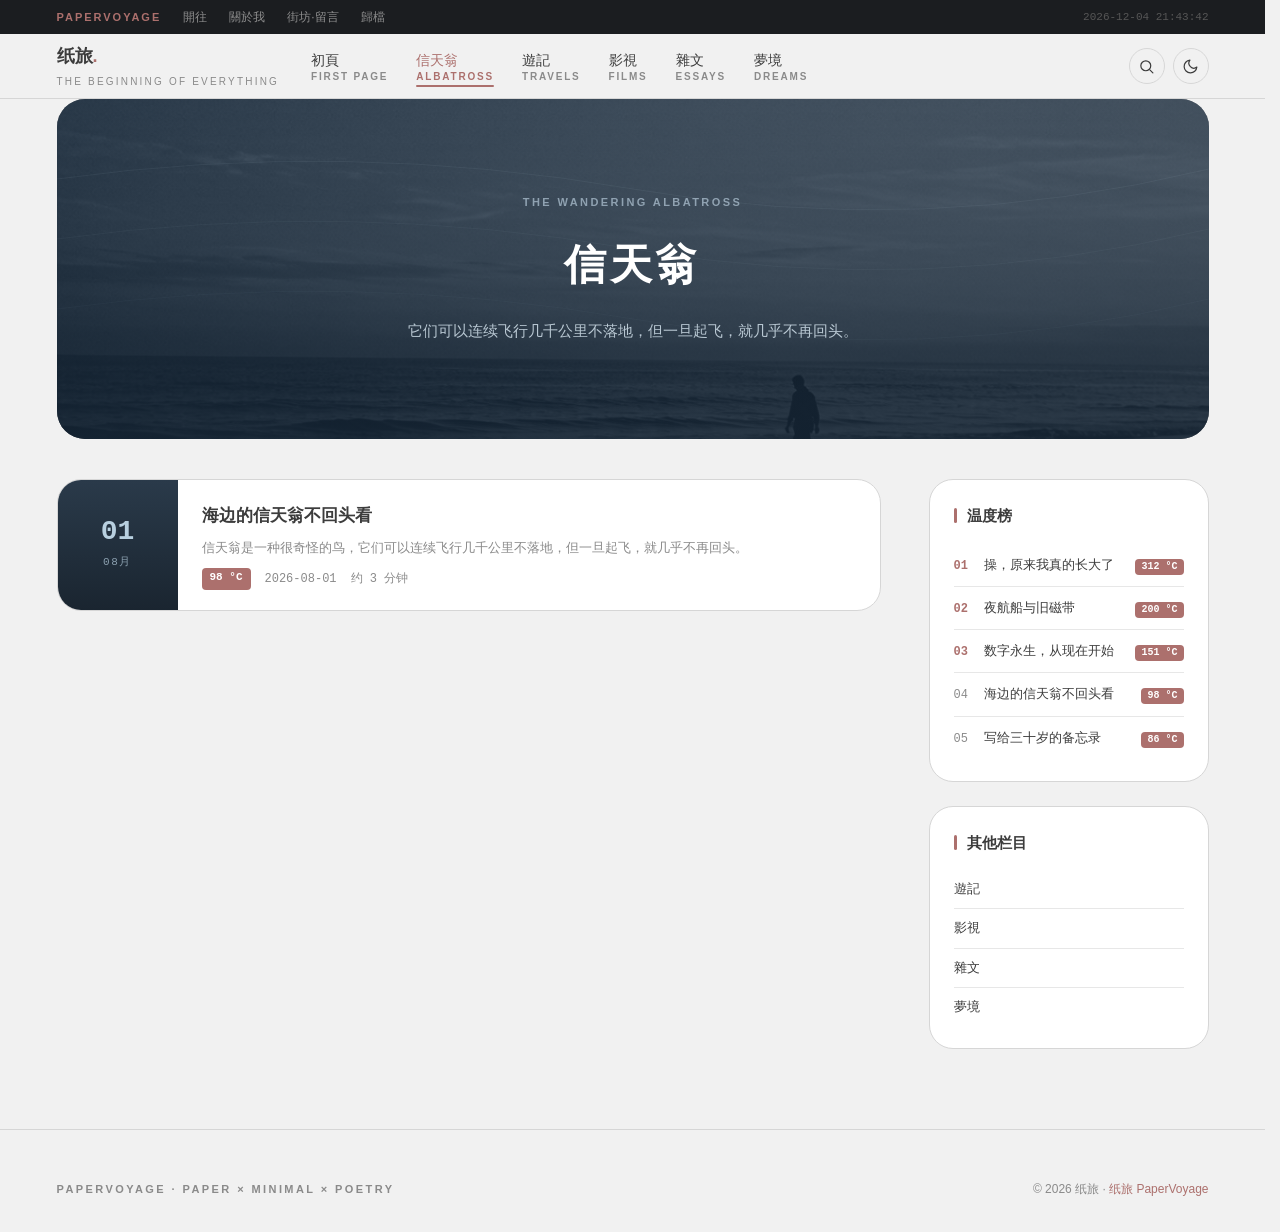
<file: demo/category-albatross.html>
<!DOCTYPE html>
<html lang="zh-CN">
<head>
<meta charset="UTF-8">
<meta name="viewport" content="width=device-width, initial-scale=1.0">
<title>信天翁 · The Wandering Albatross · 纸旅 PaperVoyage</title>
<link rel="stylesheet" href="theme.css">
<script>(function(){var d=document.documentElement,b='#f1f1f1';try{var t=localStorage.getItem('papervoyage-theme');if(t){d.setAttribute('data-theme',t);if(t==='dark')b='#1b1d20';}else if(window.matchMedia('(prefers-color-scheme: dark)').matches){d.setAttribute('data-theme','dark');b='#1b1d20';}}catch(e){}d.style.background=b;})();</script>
<script type="speculationrules">{"prefetch":[{"source":"document","where":{"href_matches":"/*"},"eagerness":"conservative"}]}</script>
</head>
<body class="cat-albatross" data-cat="albatross">

<div class="topbar"><div class="wrap">
  <span class="brandmark">PAPERVOYAGE</span>
  <ul class="menu">
    <li><a href="articles.html">開往</a></li>
    <li><a href="about.html">關於我</a></li>
    <li><a href="guestbook.html">街坊·留言</a></li>
    <li><a href="archive.html">歸檔</a></li>
  </ul>
  <span class="mono-date" id="topbar-clock"></span>
</div></div>

<header class="site-header"><div class="wrap">
  <div class="site-branding">
    <p class="site-title"><a href="index.html">纸旅<span class="dot">.</span></a></p>
    <div class="site-desc">The Beginning of Everything</div>
  </div>
  <nav class="main-navigation" id="site-navigation"><ul class="menu"><li class="menu-item"><a href="index.html"><span>初頁</span><span class="en">First Page</span></a></li><li class="menu-item"><a href="category-albatross.html" class="active"><span>信天翁</span><span class="en">Albatross</span></a></li><li class="menu-item"><a href="category-travels.html"><span>遊記</span><span class="en">Travels</span></a></li><li class="menu-item"><a href="category-films.html"><span>影視</span><span class="en">Films</span></a></li><li class="menu-item"><a href="category-essays.html"><span>雜文</span><span class="en">Essays</span></a></li><li class="menu-item"><a href="category-dreams.html"><span>夢境</span><span class="en">Dreams</span></a></li></ul></nav>
  <div class="header-actions">
    <button class="icon-btn" id="search-toggle" aria-label="搜索"><svg viewBox="0 0 24 24"><circle cx="11" cy="11" r="7"/><path d="M21 21l-4.3-4.3"/></svg></button>
    <button class="icon-btn" id="theme-toggle" aria-label="切换明暗"><svg viewBox="0 0 24 24"><path d="M21 12.8A9 9 0 1 1 11.2 3 7 7 0 0 0 21 12.8z"/></svg></button>
    <button class="icon-btn menu-toggle" id="menu-toggle" aria-label="菜单"><svg viewBox="0 0 24 24"><path d="M4 7h16M4 12h16M4 17h16"/></svg></button>
  </div>
</div></header>
<div class="nav-mask" id="nav-mask"></div>

<div class="search-overlay" id="search-overlay">
  <button class="icon-btn search-close" id="search-close">✕</button>
  <div class="search-inner">
    <span class="en-sub">Search the Archive</span>
    <form action="articles.html" method="get" autocomplete="off"><input type="search" name="q" placeholder="搜索文章…"></form>
  </div>
</div>

<main>
  <div class="wrap">
    <div class="cat-hero">
        <div class="wind-lines" aria-hidden="true"><svg viewBox="0 0 1200 340" preserveAspectRatio="none">
          <path d="M0,80 Q300,40 600,90 T1200,70" fill="none" stroke="rgba(180,200,215,.25)" stroke-width="1"/>
          <path d="M0,140 Q300,100 600,150 T1200,130" fill="none" stroke="rgba(180,200,215,.18)" stroke-width="1"/>
          <path d="M0,210 Q300,170 600,220 T1200,200" fill="none" stroke="rgba(180,200,215,.12)" stroke-width="1"/>
        </svg></div>
        <div class="cat-hero-inner">
          <span class="en-sub">The Wandering Albatross</span>
          <h1>信天翁</h1>
          <p>它们可以连续飞行几千公里不落地，但一旦起飞，就几乎不再回头。</p>
        </div>
      </div>
    <div style="height:40px"></div>
    <div class="content-with-sidebar">
      <div id="list-flow"></div>
      <aside class="sidebar">
        <section class="widget">
          <h3 class="widget-title">温度榜</h3>
          <ol class="hot-list" id="sidebar-hot"></ol>
        </section>
        <section class="widget">
          <h3 class="widget-title">其他栏目</h3>
          <ul><li><a href="category-travels.html">遊記</a></li><li><a href="category-films.html">影視</a></li><li><a href="category-essays.html">雜文</a></li><li><a href="category-dreams.html">夢境</a></li></ul>
        </section>
      </aside>
    </div>
  </div>
</main>

<footer class="site-footer"><div class="wrap">
  <div class="footer-bottom" style="border-top:none;padding-top:0">
    <span class="en-sub">PAPERVOYAGE · Paper × Minimal × Poetry</span>
    <span>© 2026 纸旅 · <a href="index.html" style="color:var(--brand)">纸旅 PaperVoyage</a></span>
  </div>
</div></footer>

<div class="float-tools" id="float-tools">
  <button class="icon-btn" id="back-to-top" aria-label="回到顶部"><svg viewBox="0 0 24 24"><path d="M12 19V5M5 12l7-7 7 7"/></svg></button>
</div>

<script src="data.js"></script>
<script src="app.js"></script>
<script src="theme.js"></script>
<script src="pjax.js"></script>
<script>
(function(){
  var hot=document.getElementById('sidebar-hot');
  if(hot){
    var sorted=PV_ARTICLES.slice().sort(function(x,y){return y.temp-x.temp}).slice(0,5);
    hot.innerHTML=sorted.map(function(a,i){return '<li><span class="rank">'+String(i+1).padStart(2,'0')+'</span><span class="t"><a href="article.html?slug='+a.slug+'">'+a.title+'</a></span><span class="temp-badge">'+a.temp+' °C</span></li>'}).join('');
  }
})();
</script>
</body>
</html>
</file>
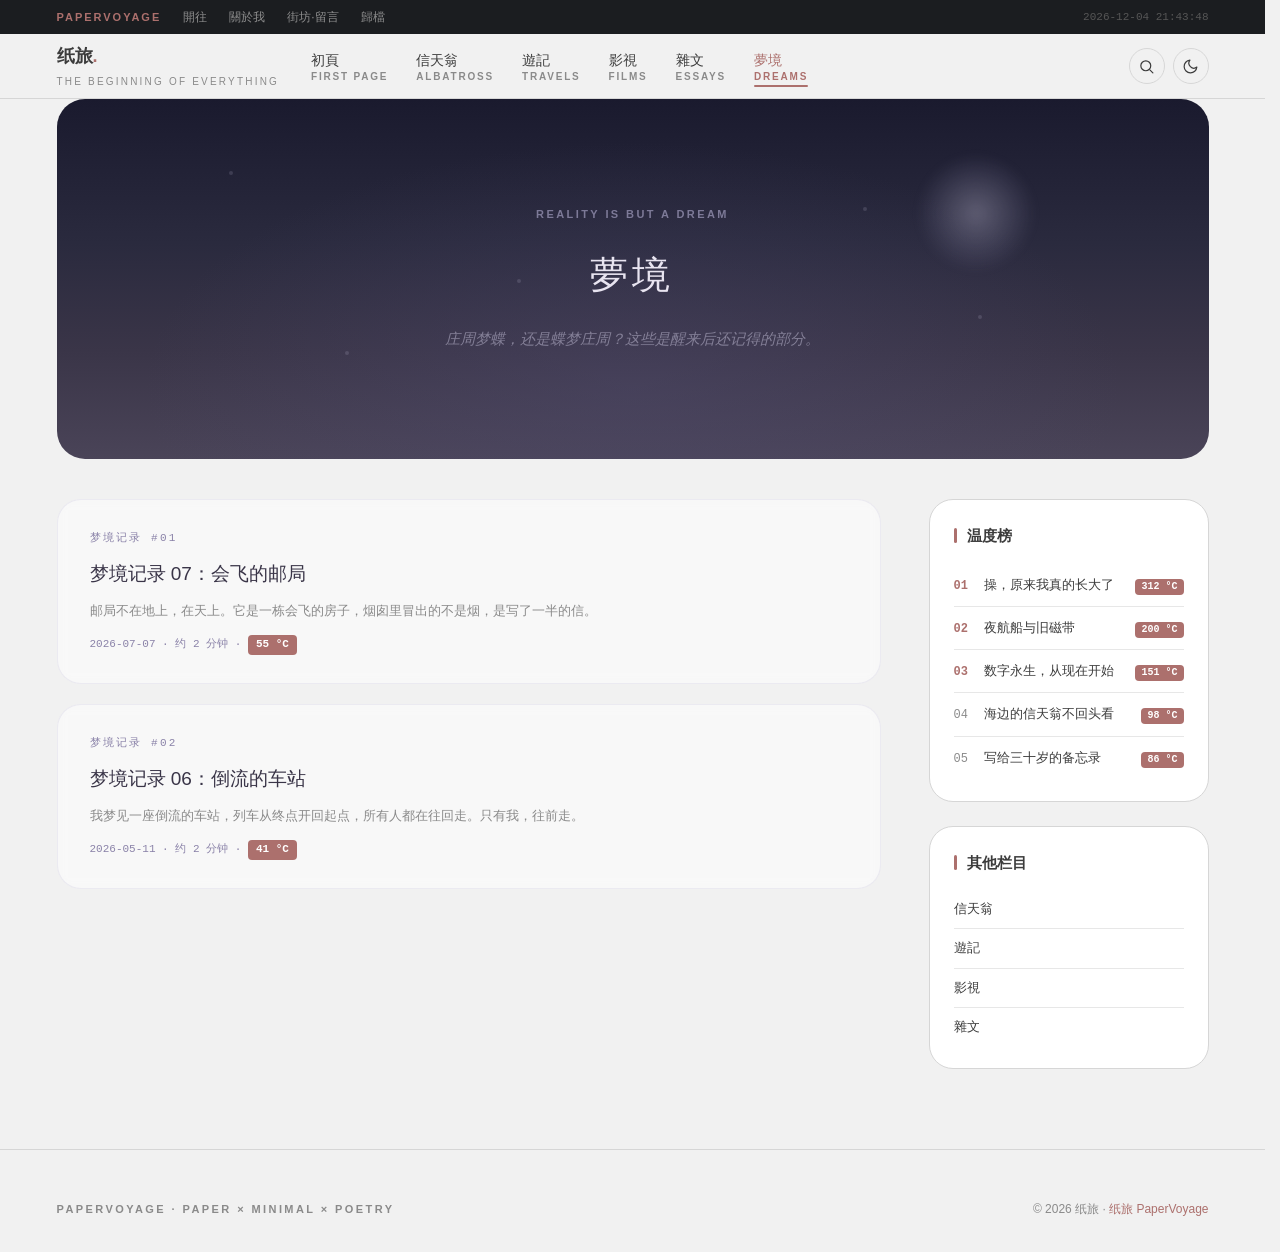
<file: demo/category-dreams.html>
<!DOCTYPE html>
<html lang="zh-CN">
<head>
<meta charset="UTF-8">
<meta name="viewport" content="width=device-width, initial-scale=1.0">
<title>夢境 · Reality Is But a Dream · 纸旅 PaperVoyage</title>
<link rel="stylesheet" href="theme.css">
<script>(function(){var d=document.documentElement,b='#f1f1f1';try{var t=localStorage.getItem('papervoyage-theme');if(t){d.setAttribute('data-theme',t);if(t==='dark')b='#1b1d20';}else if(window.matchMedia('(prefers-color-scheme: dark)').matches){d.setAttribute('data-theme','dark');b='#1b1d20';}}catch(e){}d.style.background=b;})();</script>
<script type="speculationrules">{"prefetch":[{"source":"document","where":{"href_matches":"/*"},"eagerness":"conservative"}]}</script>
</head>
<body class="cat-dreams" data-cat="dreams">

<div class="topbar"><div class="wrap">
  <span class="brandmark">PAPERVOYAGE</span>
  <ul class="menu">
    <li><a href="articles.html">開往</a></li>
    <li><a href="about.html">關於我</a></li>
    <li><a href="guestbook.html">街坊·留言</a></li>
    <li><a href="archive.html">歸檔</a></li>
  </ul>
  <span class="mono-date" id="topbar-clock"></span>
</div></div>

<header class="site-header"><div class="wrap">
  <div class="site-branding">
    <p class="site-title"><a href="index.html">纸旅<span class="dot">.</span></a></p>
    <div class="site-desc">The Beginning of Everything</div>
  </div>
  <nav class="main-navigation" id="site-navigation"><ul class="menu"><li class="menu-item"><a href="index.html"><span>初頁</span><span class="en">First Page</span></a></li><li class="menu-item"><a href="category-albatross.html"><span>信天翁</span><span class="en">Albatross</span></a></li><li class="menu-item"><a href="category-travels.html"><span>遊記</span><span class="en">Travels</span></a></li><li class="menu-item"><a href="category-films.html"><span>影視</span><span class="en">Films</span></a></li><li class="menu-item"><a href="category-essays.html"><span>雜文</span><span class="en">Essays</span></a></li><li class="menu-item"><a href="category-dreams.html" class="active"><span>夢境</span><span class="en">Dreams</span></a></li></ul></nav>
  <div class="header-actions">
    <button class="icon-btn" id="search-toggle" aria-label="搜索"><svg viewBox="0 0 24 24"><circle cx="11" cy="11" r="7"/><path d="M21 21l-4.3-4.3"/></svg></button>
    <button class="icon-btn" id="theme-toggle" aria-label="切换明暗"><svg viewBox="0 0 24 24"><path d="M21 12.8A9 9 0 1 1 11.2 3 7 7 0 0 0 21 12.8z"/></svg></button>
    <button class="icon-btn menu-toggle" id="menu-toggle" aria-label="菜单"><svg viewBox="0 0 24 24"><path d="M4 7h16M4 12h16M4 17h16"/></svg></button>
  </div>
</div></header>
<div class="nav-mask" id="nav-mask"></div>

<div class="search-overlay" id="search-overlay">
  <button class="icon-btn search-close" id="search-close">✕</button>
  <div class="search-inner">
    <span class="en-sub">Search the Archive</span>
    <form action="articles.html" method="get" autocomplete="off"><input type="search" name="q" placeholder="搜索文章…"></form>
  </div>
</div>

<main>
  <div class="wrap">
    <div class="cat-hero">
        <div class="mist" aria-hidden="true">
          <span style="top:20%;left:15%;animation-delay:0s"></span>
          <span style="top:50%;left:40%;animation-delay:1.5s"></span>
          <span style="top:30%;left:70%;animation-delay:3s"></span>
          <span style="top:70%;left:25%;animation-delay:4.5s"></span>
          <span style="top:60%;left:80%;animation-delay:6s"></span>
        </div>
        <div class="cat-hero-inner">
          <span class="en-sub">Reality Is But a Dream</span>
          <h1>夢境</h1>
          <p>庄周梦蝶，还是蝶梦庄周？这些是醒来后还记得的部分。</p>
        </div>
      </div>
    <div style="height:40px"></div>
    <div class="content-with-sidebar">
      <div id="list-flow"></div>
      <aside class="sidebar">
        <section class="widget">
          <h3 class="widget-title">温度榜</h3>
          <ol class="hot-list" id="sidebar-hot"></ol>
        </section>
        <section class="widget">
          <h3 class="widget-title">其他栏目</h3>
          <ul><li><a href="category-albatross.html">信天翁</a></li><li><a href="category-travels.html">遊記</a></li><li><a href="category-films.html">影視</a></li><li><a href="category-essays.html">雜文</a></li></ul>
        </section>
      </aside>
    </div>
  </div>
</main>

<footer class="site-footer"><div class="wrap">
  <div class="footer-bottom" style="border-top:none;padding-top:0">
    <span class="en-sub">PAPERVOYAGE · Paper × Minimal × Poetry</span>
    <span>© 2026 纸旅 · <a href="index.html" style="color:var(--brand)">纸旅 PaperVoyage</a></span>
  </div>
</div></footer>

<div class="float-tools" id="float-tools">
  <button class="icon-btn" id="back-to-top" aria-label="回到顶部"><svg viewBox="0 0 24 24"><path d="M12 19V5M5 12l7-7 7 7"/></svg></button>
</div>

<script src="data.js"></script>
<script src="app.js"></script>
<script src="theme.js"></script>
<script src="pjax.js"></script>
<script>
(function(){
  var hot=document.getElementById('sidebar-hot');
  if(hot){
    var sorted=PV_ARTICLES.slice().sort(function(x,y){return y.temp-x.temp}).slice(0,5);
    hot.innerHTML=sorted.map(function(a,i){return '<li><span class="rank">'+String(i+1).padStart(2,'0')+'</span><span class="t"><a href="article.html?slug='+a.slug+'">'+a.title+'</a></span><span class="temp-badge">'+a.temp+' °C</span></li>'}).join('');
  }
})();
</script>
</body>
</html>
</file>
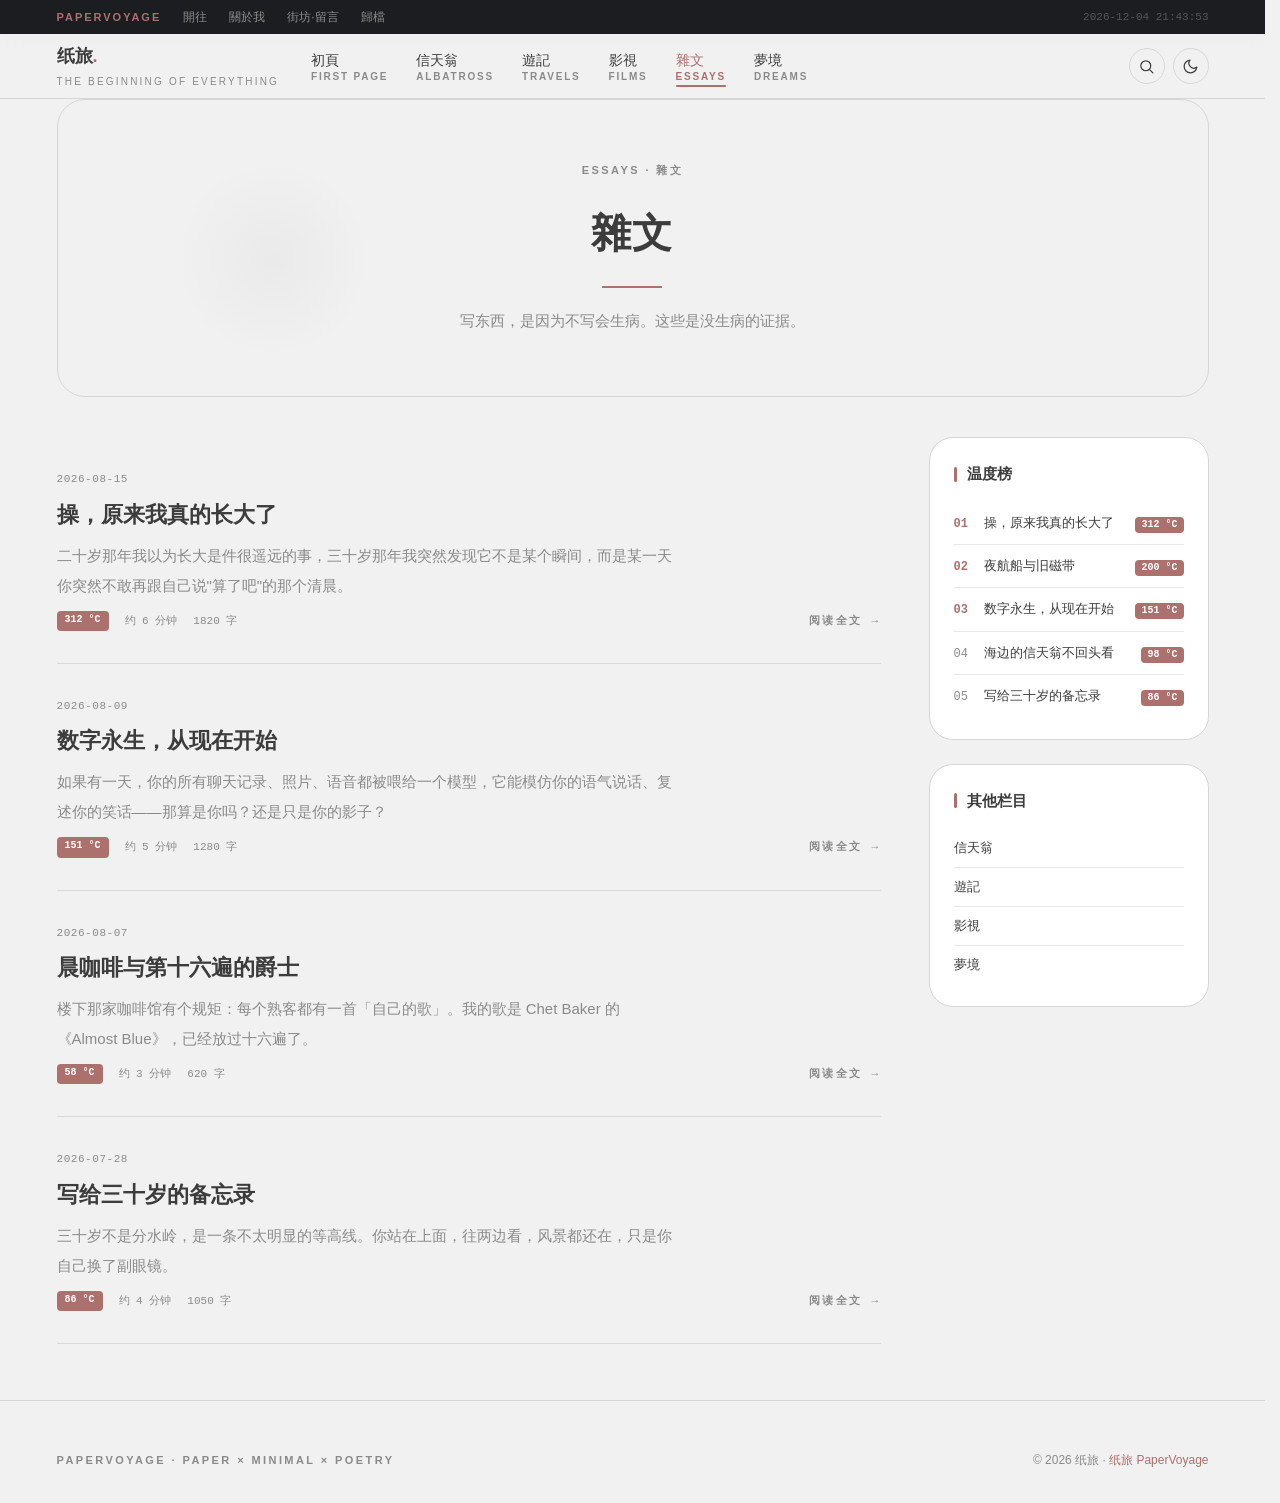
<file: demo/category-essays.html>
<!DOCTYPE html>
<html lang="zh-CN">
<head>
<meta charset="UTF-8">
<meta name="viewport" content="width=device-width, initial-scale=1.0">
<title>雜文 · Essays · 纸旅 PaperVoyage</title>
<link rel="stylesheet" href="theme.css">
<script>(function(){var d=document.documentElement,b='#f1f1f1';try{var t=localStorage.getItem('papervoyage-theme');if(t){d.setAttribute('data-theme',t);if(t==='dark')b='#1b1d20';}else if(window.matchMedia('(prefers-color-scheme: dark)').matches){d.setAttribute('data-theme','dark');b='#1b1d20';}}catch(e){}d.style.background=b;})();</script>
<script type="speculationrules">{"prefetch":[{"source":"document","where":{"href_matches":"/*"},"eagerness":"conservative"}]}</script>
</head>
<body class="cat-essays" data-cat="essays">

<div class="topbar"><div class="wrap">
  <span class="brandmark">PAPERVOYAGE</span>
  <ul class="menu">
    <li><a href="articles.html">開往</a></li>
    <li><a href="about.html">關於我</a></li>
    <li><a href="guestbook.html">街坊·留言</a></li>
    <li><a href="archive.html">歸檔</a></li>
  </ul>
  <span class="mono-date" id="topbar-clock"></span>
</div></div>

<header class="site-header"><div class="wrap">
  <div class="site-branding">
    <p class="site-title"><a href="index.html">纸旅<span class="dot">.</span></a></p>
    <div class="site-desc">The Beginning of Everything</div>
  </div>
  <nav class="main-navigation" id="site-navigation"><ul class="menu"><li class="menu-item"><a href="index.html"><span>初頁</span><span class="en">First Page</span></a></li><li class="menu-item"><a href="category-albatross.html"><span>信天翁</span><span class="en">Albatross</span></a></li><li class="menu-item"><a href="category-travels.html"><span>遊記</span><span class="en">Travels</span></a></li><li class="menu-item"><a href="category-films.html"><span>影視</span><span class="en">Films</span></a></li><li class="menu-item"><a href="category-essays.html" class="active"><span>雜文</span><span class="en">Essays</span></a></li><li class="menu-item"><a href="category-dreams.html"><span>夢境</span><span class="en">Dreams</span></a></li></ul></nav>
  <div class="header-actions">
    <button class="icon-btn" id="search-toggle" aria-label="搜索"><svg viewBox="0 0 24 24"><circle cx="11" cy="11" r="7"/><path d="M21 21l-4.3-4.3"/></svg></button>
    <button class="icon-btn" id="theme-toggle" aria-label="切换明暗"><svg viewBox="0 0 24 24"><path d="M21 12.8A9 9 0 1 1 11.2 3 7 7 0 0 0 21 12.8z"/></svg></button>
    <button class="icon-btn menu-toggle" id="menu-toggle" aria-label="菜单"><svg viewBox="0 0 24 24"><path d="M4 7h16M4 12h16M4 17h16"/></svg></button>
  </div>
</div></header>
<div class="nav-mask" id="nav-mask"></div>

<div class="search-overlay" id="search-overlay">
  <button class="icon-btn search-close" id="search-close">✕</button>
  <div class="search-inner">
    <span class="en-sub">Search the Archive</span>
    <form action="articles.html" method="get" autocomplete="off"><input type="search" name="q" placeholder="搜索文章…"></form>
  </div>
</div>

<main>
  <div class="wrap">
    <div class="cat-hero">
        <div class="cat-hero-inner">
          <span class="en-sub">Essays · 雜文</span>
          <h1>雜文</h1>
          <p>写东西，是因为不写会生病。这些是没生病的证据。</p>
        </div>
      </div>
    <div style="height:40px"></div>
    <div class="content-with-sidebar">
      <div id="list-flow"></div>
      <aside class="sidebar">
        <section class="widget">
          <h3 class="widget-title">温度榜</h3>
          <ol class="hot-list" id="sidebar-hot"></ol>
        </section>
        <section class="widget">
          <h3 class="widget-title">其他栏目</h3>
          <ul><li><a href="category-albatross.html">信天翁</a></li><li><a href="category-travels.html">遊記</a></li><li><a href="category-films.html">影視</a></li><li><a href="category-dreams.html">夢境</a></li></ul>
        </section>
      </aside>
    </div>
  </div>
</main>

<footer class="site-footer"><div class="wrap">
  <div class="footer-bottom" style="border-top:none;padding-top:0">
    <span class="en-sub">PAPERVOYAGE · Paper × Minimal × Poetry</span>
    <span>© 2026 纸旅 · <a href="index.html" style="color:var(--brand)">纸旅 PaperVoyage</a></span>
  </div>
</div></footer>

<div class="float-tools" id="float-tools">
  <button class="icon-btn" id="back-to-top" aria-label="回到顶部"><svg viewBox="0 0 24 24"><path d="M12 19V5M5 12l7-7 7 7"/></svg></button>
</div>

<script src="data.js"></script>
<script src="app.js"></script>
<script src="theme.js"></script>
<script src="pjax.js"></script>
<script>
(function(){
  var hot=document.getElementById('sidebar-hot');
  if(hot){
    var sorted=PV_ARTICLES.slice().sort(function(x,y){return y.temp-x.temp}).slice(0,5);
    hot.innerHTML=sorted.map(function(a,i){return '<li><span class="rank">'+String(i+1).padStart(2,'0')+'</span><span class="t"><a href="article.html?slug='+a.slug+'">'+a.title+'</a></span><span class="temp-badge">'+a.temp+' °C</span></li>'}).join('');
  }
})();
</script>
</body>
</html>
</file>
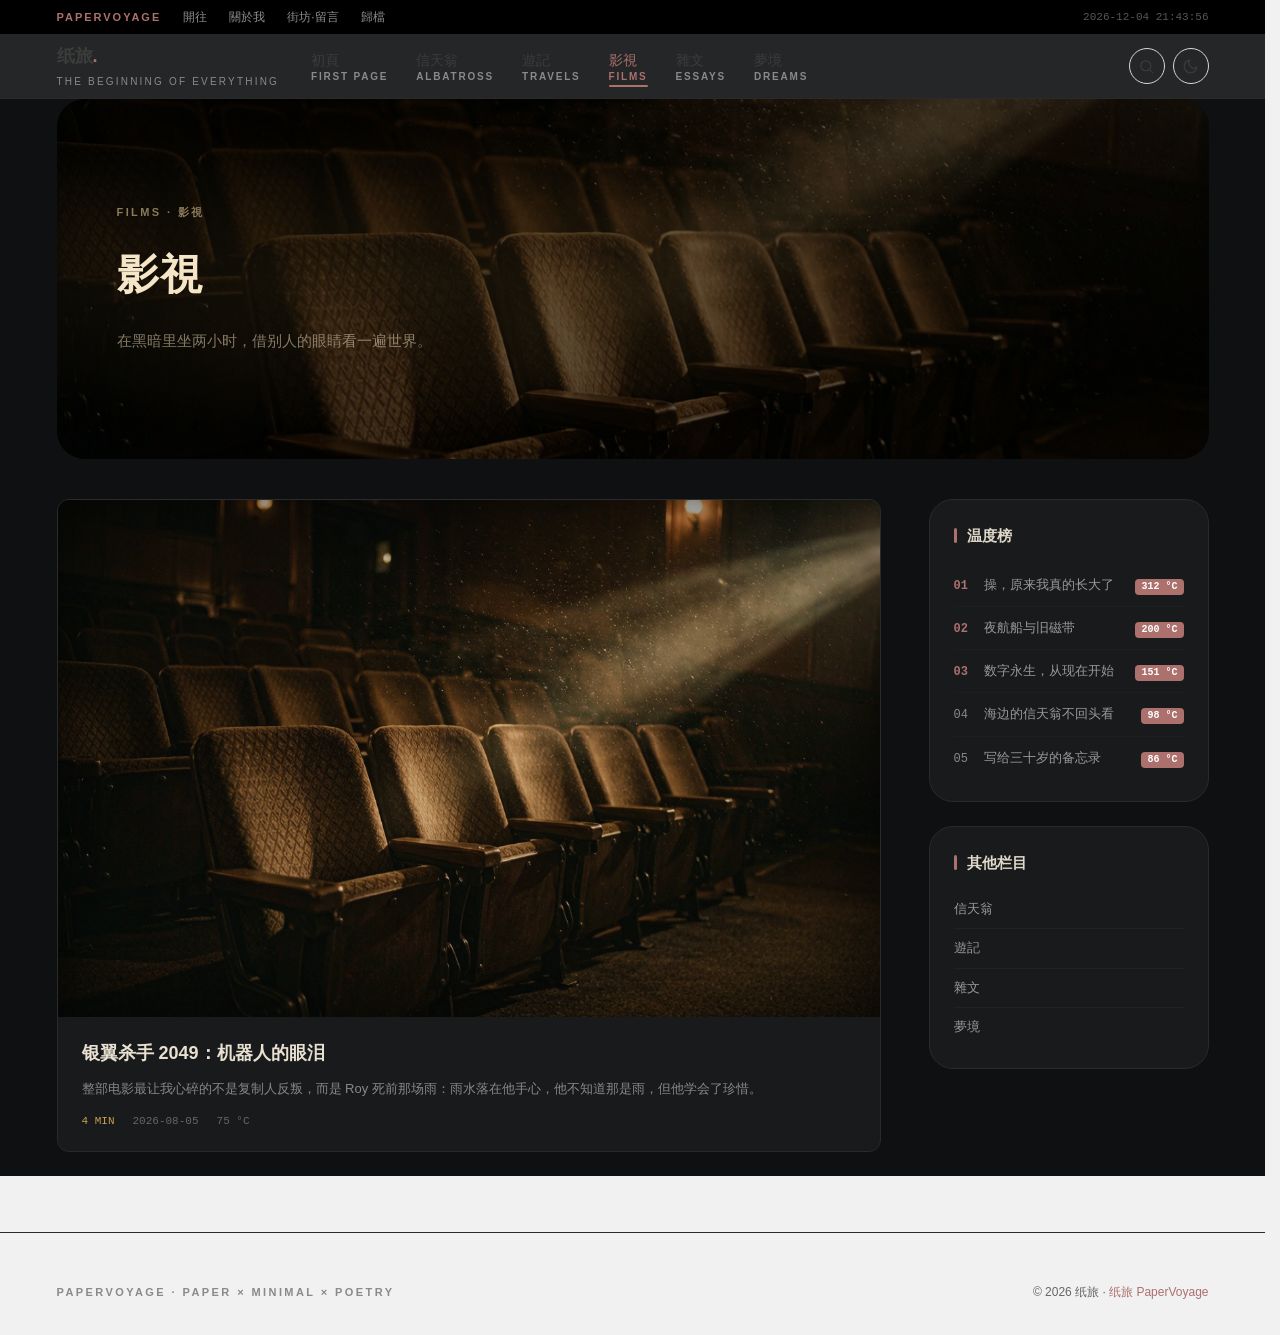
<file: demo/category-films.html>
<!DOCTYPE html>
<html lang="zh-CN">
<head>
<meta charset="UTF-8">
<meta name="viewport" content="width=device-width, initial-scale=1.0">
<title>影視 · Films · 纸旅 PaperVoyage</title>
<link rel="stylesheet" href="theme.css">
<script>(function(){var d=document.documentElement,b='#f1f1f1';try{var t=localStorage.getItem('papervoyage-theme');if(t){d.setAttribute('data-theme',t);if(t==='dark')b='#1b1d20';}else if(window.matchMedia('(prefers-color-scheme: dark)').matches){d.setAttribute('data-theme','dark');b='#1b1d20';}}catch(e){}d.style.background=b;})();</script>
<script type="speculationrules">{"prefetch":[{"source":"document","where":{"href_matches":"/*"},"eagerness":"conservative"}]}</script>
</head>
<body class="cat-films" data-cat="films">

<div class="topbar"><div class="wrap">
  <span class="brandmark">PAPERVOYAGE</span>
  <ul class="menu">
    <li><a href="articles.html">開往</a></li>
    <li><a href="about.html">關於我</a></li>
    <li><a href="guestbook.html">街坊·留言</a></li>
    <li><a href="archive.html">歸檔</a></li>
  </ul>
  <span class="mono-date" id="topbar-clock"></span>
</div></div>

<header class="site-header"><div class="wrap">
  <div class="site-branding">
    <p class="site-title"><a href="index.html">纸旅<span class="dot">.</span></a></p>
    <div class="site-desc">The Beginning of Everything</div>
  </div>
  <nav class="main-navigation" id="site-navigation"><ul class="menu"><li class="menu-item"><a href="index.html"><span>初頁</span><span class="en">First Page</span></a></li><li class="menu-item"><a href="category-albatross.html"><span>信天翁</span><span class="en">Albatross</span></a></li><li class="menu-item"><a href="category-travels.html"><span>遊記</span><span class="en">Travels</span></a></li><li class="menu-item"><a href="category-films.html" class="active"><span>影視</span><span class="en">Films</span></a></li><li class="menu-item"><a href="category-essays.html"><span>雜文</span><span class="en">Essays</span></a></li><li class="menu-item"><a href="category-dreams.html"><span>夢境</span><span class="en">Dreams</span></a></li></ul></nav>
  <div class="header-actions">
    <button class="icon-btn" id="search-toggle" aria-label="搜索"><svg viewBox="0 0 24 24"><circle cx="11" cy="11" r="7"/><path d="M21 21l-4.3-4.3"/></svg></button>
    <button class="icon-btn" id="theme-toggle" aria-label="切换明暗"><svg viewBox="0 0 24 24"><path d="M21 12.8A9 9 0 1 1 11.2 3 7 7 0 0 0 21 12.8z"/></svg></button>
    <button class="icon-btn menu-toggle" id="menu-toggle" aria-label="菜单"><svg viewBox="0 0 24 24"><path d="M4 7h16M4 12h16M4 17h16"/></svg></button>
  </div>
</div></header>
<div class="nav-mask" id="nav-mask"></div>

<div class="search-overlay" id="search-overlay">
  <button class="icon-btn search-close" id="search-close">✕</button>
  <div class="search-inner">
    <span class="en-sub">Search the Archive</span>
    <form action="articles.html" method="get" autocomplete="off"><input type="search" name="q" placeholder="搜索文章…"></form>
  </div>
</div>

<main>
  <div class="wrap">
    <div class="cat-hero">
        <div class="cat-hero-inner">
          <span class="en-sub">Films · 影視</span>
          <h1>影視</h1>
          <p>在黑暗里坐两小时，借别人的眼睛看一遍世界。</p>
        </div>
      </div>
    <div style="height:40px"></div>
    <div class="content-with-sidebar">
      <div id="list-flow"></div>
      <aside class="sidebar">
        <section class="widget">
          <h3 class="widget-title">温度榜</h3>
          <ol class="hot-list" id="sidebar-hot"></ol>
        </section>
        <section class="widget">
          <h3 class="widget-title">其他栏目</h3>
          <ul><li><a href="category-albatross.html">信天翁</a></li><li><a href="category-travels.html">遊記</a></li><li><a href="category-essays.html">雜文</a></li><li><a href="category-dreams.html">夢境</a></li></ul>
        </section>
      </aside>
    </div>
  </div>
</main>

<footer class="site-footer"><div class="wrap">
  <div class="footer-bottom" style="border-top:none;padding-top:0">
    <span class="en-sub">PAPERVOYAGE · Paper × Minimal × Poetry</span>
    <span>© 2026 纸旅 · <a href="index.html" style="color:var(--brand)">纸旅 PaperVoyage</a></span>
  </div>
</div></footer>

<div class="float-tools" id="float-tools">
  <button class="icon-btn" id="back-to-top" aria-label="回到顶部"><svg viewBox="0 0 24 24"><path d="M12 19V5M5 12l7-7 7 7"/></svg></button>
</div>

<script src="data.js"></script>
<script src="app.js"></script>
<script src="theme.js"></script>
<script src="pjax.js"></script>
<script>
(function(){
  var hot=document.getElementById('sidebar-hot');
  if(hot){
    var sorted=PV_ARTICLES.slice().sort(function(x,y){return y.temp-x.temp}).slice(0,5);
    hot.innerHTML=sorted.map(function(a,i){return '<li><span class="rank">'+String(i+1).padStart(2,'0')+'</span><span class="t"><a href="article.html?slug='+a.slug+'">'+a.title+'</a></span><span class="temp-badge">'+a.temp+' °C</span></li>'}).join('');
  }
})();
</script>
</body>
</html>
</file>
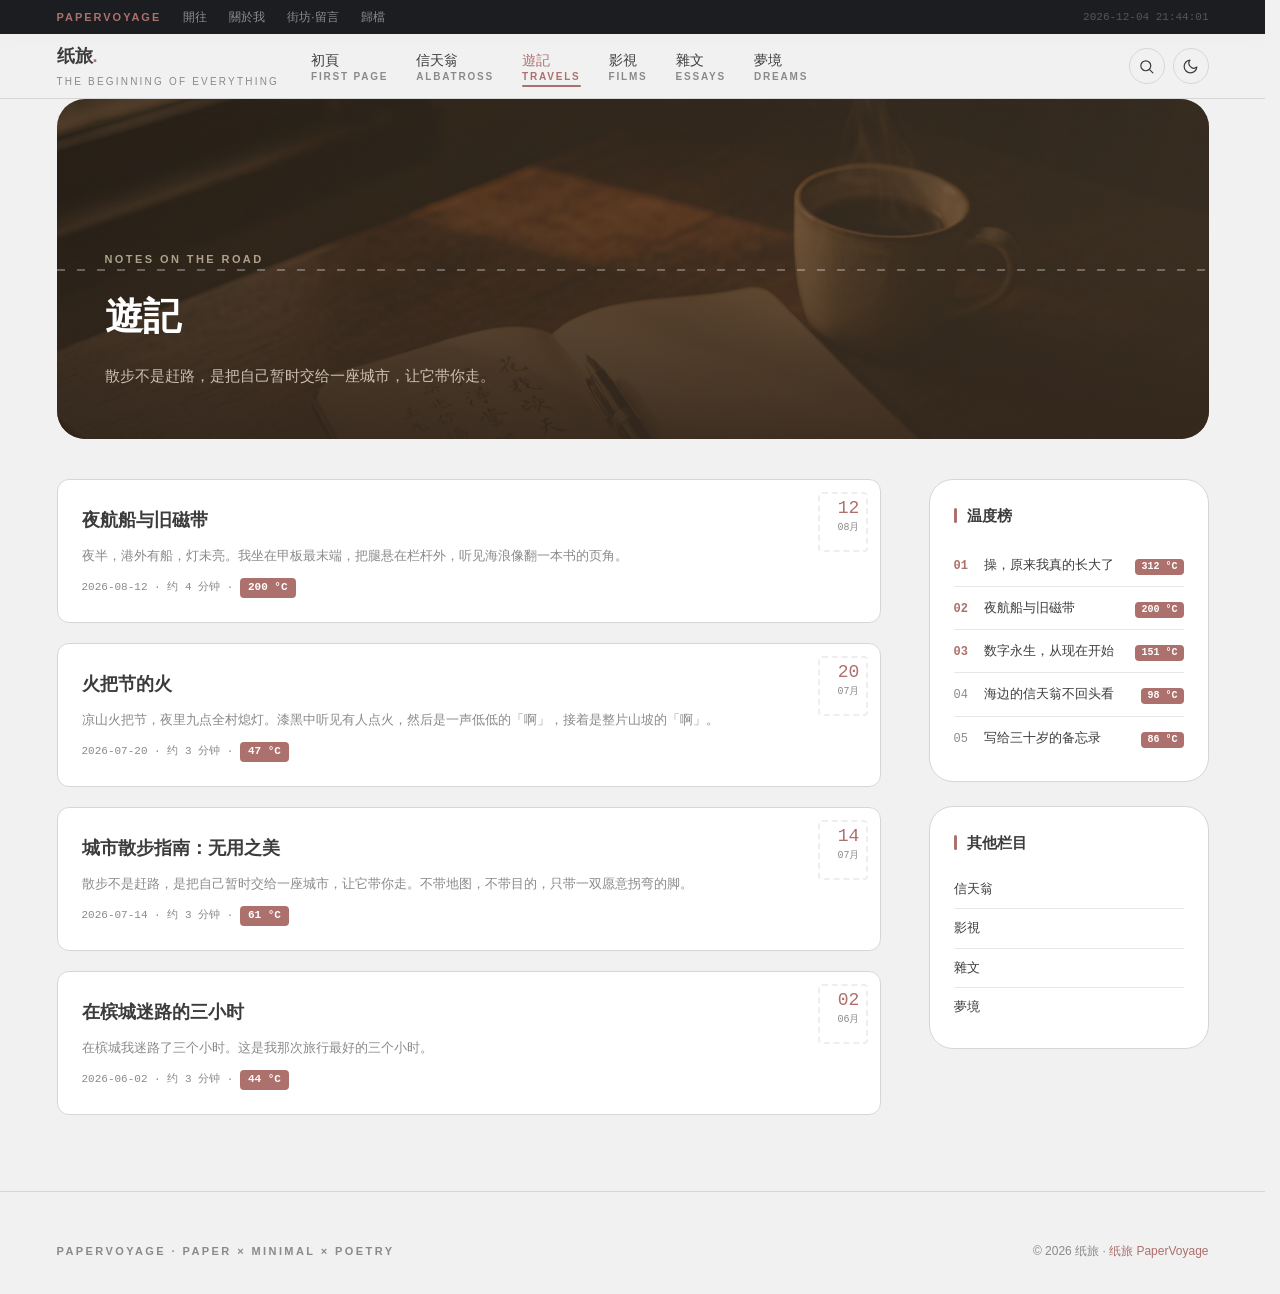
<file: demo/category-travels.html>
<!DOCTYPE html>
<html lang="zh-CN">
<head>
<meta charset="UTF-8">
<meta name="viewport" content="width=device-width, initial-scale=1.0">
<title>遊記 · Notes on the Road · 纸旅 PaperVoyage</title>
<link rel="stylesheet" href="theme.css">
<script>(function(){var d=document.documentElement,b='#f1f1f1';try{var t=localStorage.getItem('papervoyage-theme');if(t){d.setAttribute('data-theme',t);if(t==='dark')b='#1b1d20';}else if(window.matchMedia('(prefers-color-scheme: dark)').matches){d.setAttribute('data-theme','dark');b='#1b1d20';}}catch(e){}d.style.background=b;})();</script>
<script type="speculationrules">{"prefetch":[{"source":"document","where":{"href_matches":"/*"},"eagerness":"conservative"}]}</script>
</head>
<body class="cat-travels" data-cat="travels">

<div class="topbar"><div class="wrap">
  <span class="brandmark">PAPERVOYAGE</span>
  <ul class="menu">
    <li><a href="articles.html">開往</a></li>
    <li><a href="about.html">關於我</a></li>
    <li><a href="guestbook.html">街坊·留言</a></li>
    <li><a href="archive.html">歸檔</a></li>
  </ul>
  <span class="mono-date" id="topbar-clock"></span>
</div></div>

<header class="site-header"><div class="wrap">
  <div class="site-branding">
    <p class="site-title"><a href="index.html">纸旅<span class="dot">.</span></a></p>
    <div class="site-desc">The Beginning of Everything</div>
  </div>
  <nav class="main-navigation" id="site-navigation"><ul class="menu"><li class="menu-item"><a href="index.html"><span>初頁</span><span class="en">First Page</span></a></li><li class="menu-item"><a href="category-albatross.html"><span>信天翁</span><span class="en">Albatross</span></a></li><li class="menu-item"><a href="category-travels.html" class="active"><span>遊記</span><span class="en">Travels</span></a></li><li class="menu-item"><a href="category-films.html"><span>影視</span><span class="en">Films</span></a></li><li class="menu-item"><a href="category-essays.html"><span>雜文</span><span class="en">Essays</span></a></li><li class="menu-item"><a href="category-dreams.html"><span>夢境</span><span class="en">Dreams</span></a></li></ul></nav>
  <div class="header-actions">
    <button class="icon-btn" id="search-toggle" aria-label="搜索"><svg viewBox="0 0 24 24"><circle cx="11" cy="11" r="7"/><path d="M21 21l-4.3-4.3"/></svg></button>
    <button class="icon-btn" id="theme-toggle" aria-label="切换明暗"><svg viewBox="0 0 24 24"><path d="M21 12.8A9 9 0 1 1 11.2 3 7 7 0 0 0 21 12.8z"/></svg></button>
    <button class="icon-btn menu-toggle" id="menu-toggle" aria-label="菜单"><svg viewBox="0 0 24 24"><path d="M4 7h16M4 12h16M4 17h16"/></svg></button>
  </div>
</div></header>
<div class="nav-mask" id="nav-mask"></div>

<div class="search-overlay" id="search-overlay">
  <button class="icon-btn search-close" id="search-close">✕</button>
  <div class="search-inner">
    <span class="en-sub">Search the Archive</span>
    <form action="articles.html" method="get" autocomplete="off"><input type="search" name="q" placeholder="搜索文章…"></form>
  </div>
</div>

<main>
  <div class="wrap">
    <div class="cat-hero">
        <div class="route-dashed" aria-hidden="true"></div>
        <div class="cat-hero-inner">
          <span class="en-sub">Notes on the Road</span>
          <h1>遊記</h1>
          <p>散步不是赶路，是把自己暂时交给一座城市，让它带你走。</p>
        </div>
      </div>
    <div style="height:40px"></div>
    <div class="content-with-sidebar">
      <div id="list-flow"></div>
      <aside class="sidebar">
        <section class="widget">
          <h3 class="widget-title">温度榜</h3>
          <ol class="hot-list" id="sidebar-hot"></ol>
        </section>
        <section class="widget">
          <h3 class="widget-title">其他栏目</h3>
          <ul><li><a href="category-albatross.html">信天翁</a></li><li><a href="category-films.html">影視</a></li><li><a href="category-essays.html">雜文</a></li><li><a href="category-dreams.html">夢境</a></li></ul>
        </section>
      </aside>
    </div>
  </div>
</main>

<footer class="site-footer"><div class="wrap">
  <div class="footer-bottom" style="border-top:none;padding-top:0">
    <span class="en-sub">PAPERVOYAGE · Paper × Minimal × Poetry</span>
    <span>© 2026 纸旅 · <a href="index.html" style="color:var(--brand)">纸旅 PaperVoyage</a></span>
  </div>
</div></footer>

<div class="float-tools" id="float-tools">
  <button class="icon-btn" id="back-to-top" aria-label="回到顶部"><svg viewBox="0 0 24 24"><path d="M12 19V5M5 12l7-7 7 7"/></svg></button>
</div>

<script src="data.js"></script>
<script src="app.js"></script>
<script src="theme.js"></script>
<script src="pjax.js"></script>
<script>
(function(){
  var hot=document.getElementById('sidebar-hot');
  if(hot){
    var sorted=PV_ARTICLES.slice().sort(function(x,y){return y.temp-x.temp}).slice(0,5);
    hot.innerHTML=sorted.map(function(a,i){return '<li><span class="rank">'+String(i+1).padStart(2,'0')+'</span><span class="t"><a href="article.html?slug='+a.slug+'">'+a.title+'</a></span><span class="temp-badge">'+a.temp+' °C</span></li>'}).join('');
  }
})();
</script>
</body>
</html>
</file>
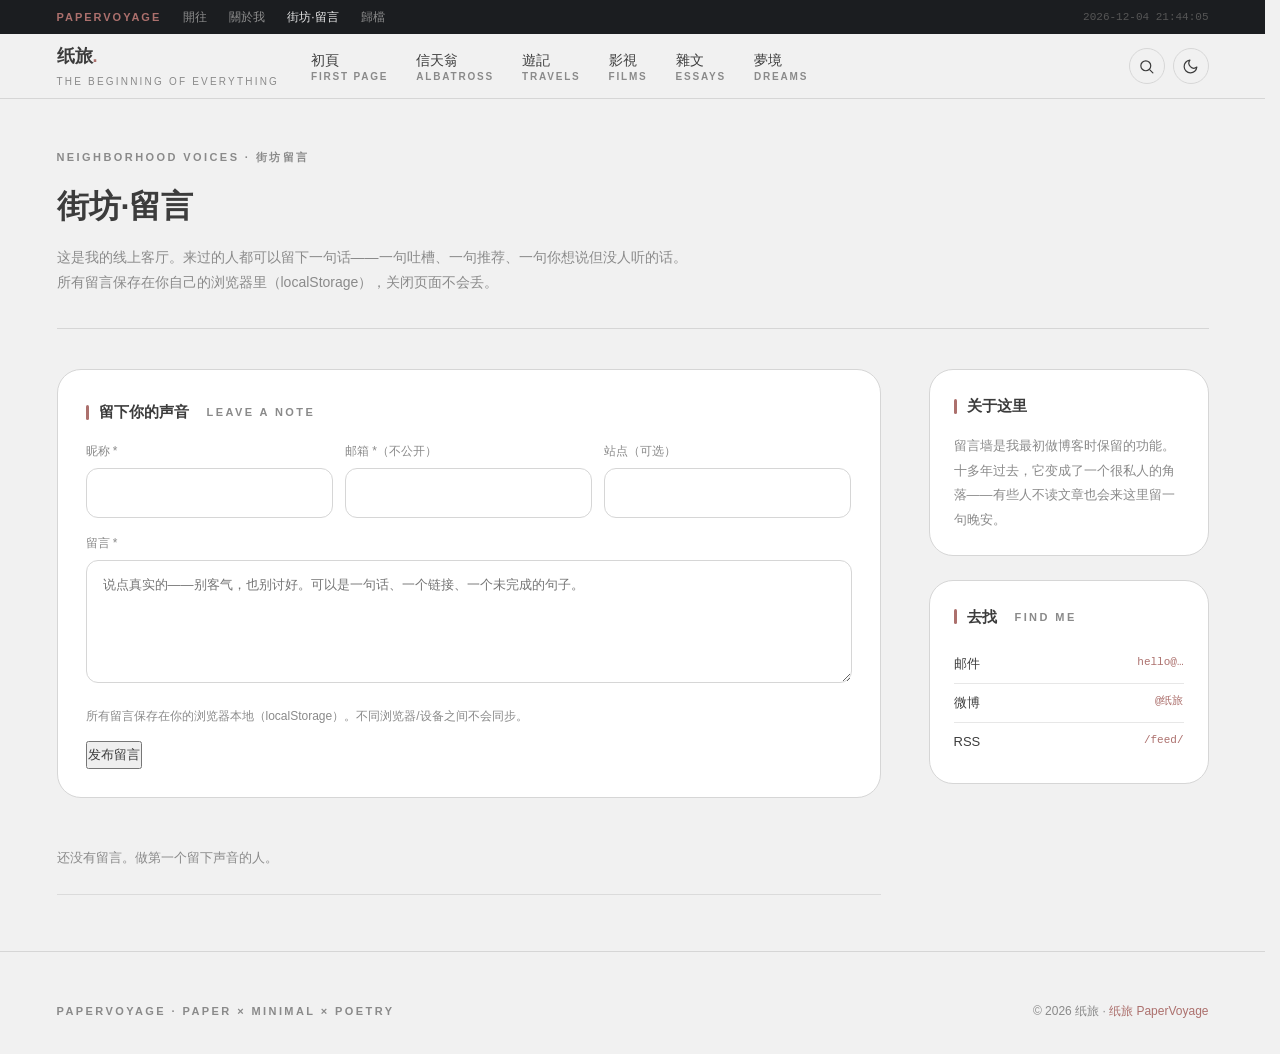
<file: demo/guestbook.html>
<!DOCTYPE html>
<html lang="zh-CN">
<head>
<meta charset="UTF-8">
<meta name="viewport" content="width=device-width, initial-scale=1.0">
<title>街坊·留言 · 纸旅 PaperVoyage</title>
<link rel="stylesheet" href="theme.css">
<script>(function(){var d=document.documentElement,b='#f1f1f1';try{var t=localStorage.getItem('papervoyage-theme');if(t){d.setAttribute('data-theme',t);if(t==='dark')b='#1b1d20';}else if(window.matchMedia('(prefers-color-scheme: dark)').matches){d.setAttribute('data-theme','dark');b='#1b1d20';}}catch(e){}d.style.background=b;})();</script>
<script type="speculationrules">{"prefetch":[{"source":"document","where":{"href_matches":"/*"},"eagerness":"conservative"}]}</script>
</head>
<body data-page="guestbook">

<div class="topbar"><div class="wrap">
  <span class="brandmark">PAPERVOYAGE</span>
  <ul class="menu">
    <li><a href="articles.html">開往</a></li>
    <li><a href="about.html">關於我</a></li>
    <li><a href="guestbook.html" style="color:#e8e8e8">街坊·留言</a></li>
    <li><a href="archive.html">歸檔</a></li>
  </ul>
  <span class="mono-date" id="topbar-clock"></span>
</div></div>

<header class="site-header"><div class="wrap">
  <div class="site-branding">
    <p class="site-title"><a href="index.html">纸旅<span class="dot">.</span></a></p>
    <div class="site-desc">The Beginning of Everything</div>
  </div>
  <nav class="main-navigation" id="site-navigation"><ul class="menu">
    <li class="menu-item"><a href="index.html"><span>初頁</span><span class="en">First Page</span></a></li>
    <li class="menu-item"><a href="category-albatross.html"><span>信天翁</span><span class="en">Albatross</span></a></li>
    <li class="menu-item"><a href="category-travels.html"><span>遊記</span><span class="en">Travels</span></a></li>
    <li class="menu-item"><a href="category-films.html"><span>影視</span><span class="en">Films</span></a></li>
    <li class="menu-item"><a href="category-essays.html"><span>雜文</span><span class="en">Essays</span></a></li>
    <li class="menu-item"><a href="category-dreams.html"><span>夢境</span><span class="en">Dreams</span></a></li>
  </ul></nav>
  <div class="header-actions">
    <button class="icon-btn" id="search-toggle" aria-label="搜索"><svg viewBox="0 0 24 24"><circle cx="11" cy="11" r="7"/><path d="M21 21l-4.3-4.3"/></svg></button>
    <button class="icon-btn" id="theme-toggle" aria-label="切换明暗"><svg viewBox="0 0 24 24"><path d="M21 12.8A9 9 0 1 1 11.2 3 7 7 0 0 0 21 12.8z"/></svg></button>
    <button class="icon-btn menu-toggle" id="menu-toggle" aria-label="菜单"><svg viewBox="0 0 24 24"><path d="M4 7h16M4 12h16M4 17h16"/></svg></button>
  </div>
</div></header>
<div class="nav-mask" id="nav-mask"></div>

<div class="search-overlay" id="search-overlay">
  <button class="icon-btn search-close" id="search-close">✕</button>
  <div class="search-inner">
    <span class="en-sub">Search the Archive</span>
    <form action="articles.html" method="get" autocomplete="off"><input type="search" name="q" placeholder="搜索文章…"></form>
  </div>
</div>

<main>
  <div class="wrap">
    <header class="page-head reveal">
      <span class="en-sub">Neighborhood Voices · 街坊留言</span>
      <h1>街坊·留言</h1>
      <p class="desc">这是我的线上客厅。来过的人都可以留下一句话——一句吐槽、一句推荐、一句你想说但没人听的话。所有留言保存在你自己的浏览器里（localStorage），关闭页面不会丢。</p>
    </header>

    <div class="content-with-sidebar">
      <div class="guestbook-wrap">
        <section class="widget" style="padding:28px;margin-bottom:24px">
          <h3 class="widget-title">留下你的声音 <span class="en-sub" style="margin-left:8px">Leave a Note</span></h3>
          <form class="comment-form" id="gb-form" style="margin-top:14px">
            <div class="row">
              <div><label>昵称 *</label><input type="text" name="author" required></div>
              <div><label>邮箱 *（不公开）</label><input type="email" name="email" required></div>
              <div><label>站点（可选）</label><input type="text" name="site"></div>
            </div>
            <div>
              <label>留言 *</label>
              <textarea name="content" rows="4" placeholder="说点真实的——别客气，也别讨好。可以是一句话、一个链接、一个未完成的句子。" required></textarea>
            </div>
            <p class="hint">所有留言保存在你的浏览器本地（localStorage）。不同浏览器/设备之间不会同步。</p>
            <div><button class="submit" type="submit">发布留言</button></div>
          </form>
        </section>

        <ol class="comment-list" id="gb-list"></ol>
      </div>

      <aside class="sidebar">
        <section class="widget">
          <h3 class="widget-title">关于这里</h3>
          <p style="font-size:13px;line-height:1.9;color:var(--muted)">留言墙是我最初做博客时保留的功能。十多年过去，它变成了一个很私人的角落——有些人不读文章也会来这里留一句晚安。</p>
        </section>
        <section class="widget">
          <h3 class="widget-title">去找 <span class="en-sub" style="margin-left:8px">Find me</span></h3>
          <ul>
            <li><a href="mailto:hello@papervoyage.cn">邮件</a><span class="n">hello@…</span></li>
            <li><a href="https://weibo.com" target="_blank" rel="noopener">微博</a><span class="n">@纸旅</span></li>
            <li><a href="#">RSS</a><span class="n">/feed/</span></li>
          </ul>
        </section>
      </aside>
    </div>
  </div>
</main>

<footer class="site-footer"><div class="wrap">
  <div class="footer-bottom" style="border-top:none;padding-top:0">
    <span class="en-sub">PAPERVOYAGE · Paper × Minimal × Poetry</span>
    <span>© 2026 纸旅 · <a href="index.html" style="color:var(--brand)">纸旅 PaperVoyage</a></span>
  </div>
</div></footer>

<div class="float-tools" id="float-tools">
  <button class="icon-btn" id="back-to-top" aria-label="回到顶部"><svg viewBox="0 0 24 24"><path d="M12 19V5M5 12l7-7 7 7"/></svg></button>
</div>

<script src="data.js"></script>
<script src="theme.js"></script>
<script src="pjax.js"></script>
<script>
(function(){
  var GB_KEY = 'pv_guestbook';
  function get(){ try{ return JSON.parse(localStorage.getItem(GB_KEY) || '[]'); }catch(e){ return []; } }
  function add(c){ var l = get(); l.unshift(c); try{ localStorage.setItem(GB_KEY, JSON.stringify(l)); }catch(e){} return l; }
  function avatarChar(name){ return (name||'?').trim().charAt(0).toUpperCase() || '?'; }
  function render(){
    var list = get();
    var el = document.getElementById('gb-list');
    if(!list.length){
      el.innerHTML = '<li style="padding:24px 0;color:var(--muted);font-size:13px;border-bottom:1px solid var(--line-soft)">还没有留言。做第一个留下声音的人。</li>';
      return;
    }
    el.innerHTML = list.map(function(c){
      return '<li><article class="comment-body">'+
        '<span class="comment-avatar">'+ (c.author||'?').trim().charAt(0).toUpperCase() +'</span>'+
        '<div class="comment-main">'+
          '<div class="comment-meta"><span class="comment-author">'+(c.author||'')+'</span>'+
          '<a class="comment-date" href="#">'+c.date+'</a></div>'+
          '<div class="comment-content">'+(c.content||'').replace(/\n/g,'<br>')+'</div>'+
          '<div><a class="comment-reply" href="#">回复</a></div>'+
        '</div></article></li>';
    }).join('');
  }
  var f = document.getElementById('gb-form');
  if(f){
    f.addEventListener('submit', function(e){
      e.preventDefault();
      var author = f.author.value.trim();
      var content = f.content.value.trim();
      if(!author || !content) return;
      var now = new Date();
      var pad = function(n){return n<10?'0'+n:''+n;};
      add({
        author: author,
        email: f.email.value.trim(),
        site: f.site.value.trim(),
        content: content,
        date: now.getFullYear()+'-'+pad(now.getMonth()+1)+'-'+pad(now.getDate())+' '+pad(now.getHours())+':'+pad(now.getMinutes())
      });
      f.content.value = '';
      render();
      var list = document.getElementById('gb-list');
      if(list) list.scrollIntoView({behavior:'smooth', block:'start'});
    });
  }
  render();
})();
</script>
</body>
</html>
</file>
<file: demo/theme.css>
/* ============================================================
   纸旅 PaperVoyage · 主题样式（与 WordPress 主题同步）
   ============================================================ */

:root{
  --brand:#ac706d; --brand-hover:#9a6260;
  --bg:#f1f1f1; --bg-secondary:#e8e8e8; --surface:#ffffff;
  --ink:#3c3c3c; --muted:#8a8a8a; --line:#d6d6d6; --line-soft:rgba(60,60,60,.12);
  --topbar-bg:#1b1d20; --topbar-text:#8d8d8d;
  --font-sans:"Noto Sans SC","PingFang SC","Hiragino Sans GB","Microsoft YaHei",sans-serif;
  --font-serif:"Noto Serif SC","Songti SC","STSong","SimSun",serif;
  --font-mono:Menlo,Consolas,monaco,"Courier New",monospace;
  --r-sm:4px; --r-md:8px; --r-lg:12px; --r-xl:24px; --r-hero:28px; --r-pill:9999px;
  --shadow-pop:0 0 0 1px #0000000f,0 8px 20px -4px #0000001c,0 24px 56px -18px #0003;
}
[data-theme="dark"]{
  --brand:#b07a77; --brand-hover:#c08a87;
  --bg:#1b1d20; --bg-secondary:#23262a; --surface:#23262a;
  --ink:#c9c9c9; --muted:#7a7a7a; --line:#3a3a3a; --line-soft:rgba(255,255,255,.08);
  --topbar-bg:#0e1011; --topbar-text:#6d6d6d;
  --shadow-pop:0 0 0 1px #ffffff17,0 20px 48px -16px #00000073;
}

*,*::before,*::after{box-sizing:border-box;margin:0;padding:0}
html{-webkit-text-size-adjust:100%}
body{font-family:var(--font-sans);font-size:15px;line-height:1.85;color:var(--ink);background:var(--bg);transition:background .2s ease,color .2s ease;word-wrap:break-word}
a{color:var(--ink);text-decoration:none;transition:color .15s}
a:hover{color:var(--brand)}
img{display:block;max-width:100%}
button,input,textarea,select{font:inherit;color:inherit}
::selection{background:var(--brand);color:#fff}

.wrap{max-width:1200px;margin:0 auto;padding:0 24px}
.en-sub{font-size:11px;font-weight:600;letter-spacing:.22em;text-transform:uppercase;color:var(--muted)}
.sec-head{display:flex;align-items:center;gap:12px;margin-bottom:24px;flex-wrap:nowrap}
.sec-head .bar{width:3px;height:20px;background:var(--brand);border-radius:2px;flex:none}
.sec-head h2{font-size:20px;font-weight:600;white-space:nowrap;flex:none}
.sec-head .en-sub{white-space:nowrap;overflow:hidden;text-overflow:ellipsis;min-width:0}
.sec-head .more-link{flex:none}
.more-link{font-size:11px;font-weight:600;letter-spacing:.22em;text-transform:uppercase;color:var(--muted);margin-left:auto}
.more-link:hover{color:var(--brand)}

.reveal{opacity:0;transform:translateY(16px);transition:opacity .5s ease,transform .5s ease}
.reveal.is-in{opacity:1;transform:none}
@media(prefers-reduced-motion:reduce){.reveal{opacity:1;transform:none;transition:none}}

/* ========== 顶部工具条 ========== */
.topbar{background:var(--topbar-bg);color:var(--topbar-text);font-size:12px}
.topbar .wrap{display:flex;align-items:center;gap:22px;min-height:34px}
.topbar .brandmark{color:var(--brand);font-weight:600;letter-spacing:.18em;font-size:11px;text-transform:uppercase}
.topbar a{color:var(--topbar-text);font-size:12px}
.topbar a:hover{color:#e8e8e8}
.topbar .menu{display:flex;gap:22px;list-style:none}
.topbar .mono-date{margin-left:auto;font-family:var(--font-mono);font-size:11px;color:#565656}

/* ========== 吸顶主导航 ========== */
.site-header{position:sticky;top:0;z-index:50;background:rgba(241,241,241,.82);backdrop-filter:blur(8px);-webkit-backdrop-filter:blur(8px);border-bottom:1px solid var(--line)}
[data-theme="dark"] .site-header{background:rgba(27,29,32,.82)}
.site-header .wrap{display:flex;align-items:center;gap:32px;min-height:64px}
.site-title{font-size:18px;font-weight:600}
.site-title .dot{color:var(--brand)}
.site-desc{font-size:10px;letter-spacing:.22em;text-transform:uppercase;color:var(--muted)}
.main-navigation{flex:1}
.main-navigation .menu{display:flex;gap:28px;list-style:none}
.main-navigation .menu-item>a{display:flex;flex-direction:column;padding:10px 0 8px;font-size:14px;font-weight:500;line-height:1.3;position:relative}
.main-navigation .menu-item>a .en{font-size:10px;font-weight:600;letter-spacing:.18em;text-transform:uppercase;color:var(--muted);transition:color .15s}
.main-navigation .menu-item>a::after{content:"";position:absolute;left:0;right:100%;bottom:4px;height:2px;background:var(--brand);border-radius:2px;transition:right .2s}
.main-navigation .menu-item>a:hover,.main-navigation .menu-item>a.active{color:var(--brand)}
.main-navigation .menu-item>a:hover .en,.main-navigation .menu-item>a.active .en{color:var(--brand)}
.main-navigation .menu-item>a:hover::after,.main-navigation .menu-item>a.active::after{right:0}
.header-actions{display:flex;gap:8px}
.icon-btn{display:inline-flex;align-items:center;justify-content:center;width:36px;height:36px;border:1px solid var(--line);border-radius:var(--r-pill);background:transparent;color:var(--ink);cursor:pointer;transition:.15s}
.icon-btn:hover{color:var(--brand);border-color:var(--brand)}
.icon-btn svg{width:17px;height:17px;stroke:currentColor;fill:none;stroke-width:1.7;stroke-linecap:round;stroke-linejoin:round}
.menu-toggle{display:none}

/* ========== Hero ========== */
.hero{padding:40px 0 0}
.hero-inner{position:relative;border-radius:var(--r-hero);overflow:hidden;min-height:460px;display:flex;align-items:flex-end;background:#2b2b2b url("../papervoyage/assets/img/hero-default.jpg") center/cover no-repeat;color:#f1f1f1}
.hero-inner::before{content:"";position:absolute;inset:0;background:linear-gradient(0deg,rgba(0,0,0,.66),rgba(0,0,0,.06) 62%)}
.hero-content{position:relative;z-index:2;padding:56px 56px 88px;max-width:720px}
.hero-content .en-sub{color:rgba(255,255,255,.7);display:block;margin-bottom:12px}
.hero-content h1{font-size:36px;line-height:1.35;margin-bottom:14px;color:#fff}
.hero-quote{font-family:var(--font-serif);font-size:17px;line-height:1.9;color:rgba(255,255,255,.92)}
.hero-corners span{position:absolute;width:20px;height:20px;z-index:3;border-style:solid;border-color:rgba(255,255,255,.8);border-width:0}
.c-tl{top:18px;left:18px;border-top-width:2px;border-left-width:2px}
.c-tr{top:18px;right:18px;border-top-width:2px;border-right-width:2px}
.c-bl{bottom:18px;left:18px;border-bottom-width:2px;border-left-width:2px}
.c-br{bottom:18px;right:18px;border-bottom-width:2px;border-right-width:2px}
.hero-bubble{position:absolute;background:rgba(255,255,255,.88);color:#3c3c3c;font-size:12px;line-height:1.5;border-radius:14px;padding:6px 14px;box-shadow:0 4px 14px rgba(0,0,0,.14);max-width:220px;z-index:2;animation:bubble-float 7s ease-in-out infinite}
.hero-bubble .who{color:var(--brand);font-weight:600;margin-right:4px}
@keyframes bubble-float{0%,100%{transform:translateY(0)}50%{transform:translateY(-10px)}}
.hero-waves{position:relative;height:90px;margin-top:-64px;z-index:4;pointer-events:none}
.hero-waves svg{width:100%;height:100%;display:block}
.wave{animation:move-forever 12s linear infinite}
.wave.w2{animation-duration:9s;animation-direction:reverse}
.wave.w3{animation-duration:15s}
.wf1{fill:hsla(0,0%,95%,.3)}
.wf2{fill:hsla(0,0%,95%,.5)}
.wf3{fill:hsla(0,0%,95%,.7)}
[data-theme="dark"] .wf1{fill:rgba(255,255,255,.04)}
[data-theme="dark"] .wf2{fill:rgba(255,255,255,.06)}
[data-theme="dark"] .wf3{fill:rgba(255,255,255,.09)}
@keyframes move-forever{0%{transform:translateX(0)}100%{transform:translateX(-50%)}}

/* ========== 通用区块 ========== */
.home-section{padding:48px 0 8px}
.home-grid{display:grid;grid-template-columns:repeat(3,1fr);gap:32px}
.post-item{display:flex;align-items:baseline;gap:12px;padding:11px 0;border-bottom:1px solid var(--line-soft);font-size:14px}
.post-item .t{flex:1;line-height:1.6}
.post-item .d{font-family:var(--font-mono);font-size:12px;color:var(--muted);flex:none}
.temp-badge{display:inline-block;background:var(--brand);color:#fff;font-size:11px;font-weight:600;font-family:var(--font-mono);padding:1px 8px;border-radius:var(--r-sm);line-height:1.6;flex:none;white-space:nowrap}
.feature-card{display:block;position:relative;border-radius:var(--r-xl);overflow:hidden;margin-bottom:20px;background:var(--bg-secondary)}
.feature-card .thumb{aspect-ratio:16/9;overflow:hidden}
.feature-card .thumb img{width:100%;height:100%;object-fit:cover;transition:transform .45s ease}
.feature-card:hover .thumb img{transform:scale(1.03)}
.feature-card .cap{position:absolute;left:0;right:0;bottom:0;padding:44px 22px 18px;background:linear-gradient(0deg,rgba(0,0,0,.72),transparent);color:#fff}
.feature-card .cat{font-size:10px;letter-spacing:.2em;text-transform:uppercase;color:rgba(255,255,255,.7);display:block;margin-bottom:6px}
.feature-card h3{font-size:18px;color:#fff}
.feature-card .d{font-family:var(--font-mono);font-size:11px;color:rgba(255,255,255,.65);margin-top:6px;display:block}
.hot-list{list-style:none}
.hot-list li{display:flex;align-items:baseline;gap:10px;padding:9px 0;border-bottom:1px solid var(--line-soft);font-size:13px}
.hot-list li:last-child{border-bottom:none}
.hot-list .rank{font-family:var(--font-mono);font-size:12px;color:var(--muted);width:20px;flex:none}
.hot-list li:nth-child(-n+3) .rank{color:var(--brand);font-weight:700}
.hot-list .t{flex:1}
.hot-list .temp-badge{font-size:10px;padding:0 6px}

/* ========== 标签云（纸面内联列表 · 修复破坏美感） ========== */
.tag-cloud{font-size:12px;line-height:1.9;color:var(--muted);display:flex;flex-wrap:wrap;align-items:baseline;gap:0 4px}
.tag-cloud a{color:var(--ink);transition:color .15s;display:inline-flex;align-items:baseline;gap:3px}
.tag-cloud a:hover{color:var(--brand)}
.tag-cloud .n{font-family:var(--font-mono);font-size:10px;color:var(--muted);font-weight:400;opacity:.7}
.tag-cloud a:hover .n{color:var(--brand);opacity:1}
.tag-cloud .sep{color:var(--line);user-select:none;padding:0 4px;opacity:.6}

/* ========== 筛选条（功能型：使用纸色胶囊） ========== */
.filter-bar{margin-bottom:32px}
.filter-bar .en-sub{display:block;margin-bottom:10px}
.tag-pills{display:flex;flex-wrap:wrap;gap:8px}
.tag-pill{display:inline-flex;align-items:center;gap:6px;border:1px solid var(--line);border-radius:var(--r-pill);padding:4px 14px;font-size:12px;color:var(--muted);background:var(--bg);transition:.15s}
.tag-pill .n{font-family:var(--font-mono);font-size:11px;color:var(--brand)}
.tag-pill:hover,.tag-pill.is-active{color:var(--brand);border-color:var(--brand);background:var(--surface)}

/* ========== 页面头（列表/归档/关于/搜索） ========== */
.page-head{padding:48px 0 32px;border-bottom:1px solid var(--line);margin-bottom:40px}
.page-head .en-sub{display:block;margin-bottom:10px}
.page-head h1{font-size:32px;margin:0 0 8px}
.page-head .desc{color:var(--muted);font-size:14px;max-width:640px;margin:0}

/* ========== 列表流 + 侧栏 ========== */
.content-with-sidebar{display:grid;grid-template-columns:minmax(0,1fr) 280px;gap:48px;align-items:start}
.post-card{background:var(--surface);border:1px solid var(--line);border-radius:var(--r-xl);overflow:hidden;margin-bottom:28px;transition:transform .2s ease,border-color .2s ease}
.post-card:hover{transform:translateY(-2px);border-color:var(--brand)}
.post-card .card-thumb{display:block;aspect-ratio:21/9;overflow:hidden}
.post-card .card-thumb img{width:100%;height:100%;object-fit:cover}
.post-card .card-body{padding:24px 28px}
.post-card .card-meta{display:flex;align-items:center;gap:12px;flex-wrap:wrap;font-size:12px;color:var(--muted);margin-bottom:10px}
.post-card .card-meta .cat-link{color:var(--brand);font-weight:500}
.post-card .card-meta time{font-family:var(--font-mono);font-size:11px}
.post-card h2{font-size:20px;margin:0 0 10px}
.post-card .excerpt{color:var(--muted);font-size:14px;margin-bottom:14px}
.post-card .card-foot{display:flex;align-items:center;gap:14px}
.btn{display:inline-block;font-size:13px;padding:8px 20px;border-radius:var(--r-md);border:1px solid var(--line);background:transparent;color:var(--ink);transition:.15s}
.btn:hover{border-color:var(--brand);color:var(--brand)}
.btn-primary{background:var(--brand);color:#fff;border-color:var(--brand)}
.btn-primary:hover{background:var(--brand-hover);border-color:var(--brand-hover);color:#fff}

.widget{background:var(--surface);border:1px solid var(--line);border-radius:var(--r-xl);padding:22px 24px;margin-bottom:24px;font-size:13px}
.widget-title{display:flex;align-items:center;gap:10px;font-size:15px;font-weight:600;margin:0 0 14px}
.widget-title::before{content:"";width:3px;height:15px;background:var(--brand);border-radius:2px;flex:none}
.widget ul{list-style:none;margin:0;padding:0}
.widget ul li{padding:7px 0;border-bottom:1px solid var(--line-soft);display:flex;justify-content:space-between;gap:8px}
.widget ul li:last-child{border-bottom:none}
.widget ul li a:hover{color:var(--brand)}
.widget ul li .n{font-family:var(--font-mono);font-size:11px;color:var(--brand)}
.widget .post-date{display:block;font-family:var(--font-mono);font-size:11px;color:var(--muted);margin-top:2px}
.widget input[type=search],.widget input[type=text]{width:100%;padding:8px 12px;border:1px solid var(--line);border-radius:var(--r-md);background:var(--bg);outline:none;transition:border-color .2s}
.widget input:focus{border-color:var(--brand)}

.pagination{display:flex;justify-content:center;gap:8px;margin:40px 0}
.pagination a,.pagination span{display:inline-flex;align-items:center;justify-content:center;min-width:38px;height:38px;padding:0 12px;border:1px solid var(--line);border-radius:var(--r-md);font-size:13px;font-family:var(--font-mono);color:var(--muted);background:var(--surface)}
.pagination a:hover{color:var(--brand);border-color:var(--brand)}
.pagination .current{background:var(--brand);border-color:var(--brand);color:#fff}

/* ========== 文章详情 ========== */
.single-head{padding:56px 0 32px;max-width:760px}
.single-head .en-sub{display:block;margin-bottom:12px}
.single-head h1{font-size:34px;line-height:1.35;margin-bottom:18px}
.single-meta{display:flex;flex-wrap:wrap;align-items:center;gap:16px;font-size:13px;color:var(--muted)}
.single-meta time{font-family:var(--font-mono);font-size:12px}
.single-meta .sep{width:3px;height:3px;border-radius:50%;background:var(--line)}

.single-layout{display:grid;grid-template-columns:minmax(0,1fr) 280px;gap:56px;align-items:start}
.entry-content{max-width:72ch;font-size:16px;line-height:1.9}
.entry-content>p{margin-bottom:1.5em;text-align:justify}
.entry-content h2{font-size:24px;margin:2em 0 .8em;padding-left:14px;border-left:3px solid var(--brand)}
.entry-content h3{font-size:19px;margin:1.8em 0 .7em}
.entry-content ul,.entry-content ol{padding-left:1.5em;margin-bottom:1.5em}
.entry-content li{margin-bottom:.4em}
.entry-content img{border-radius:var(--r-lg);margin:1.6em auto}
.entry-content figure{margin:1.6em 0}
.entry-content figcaption{text-align:center;font-size:12px;color:var(--muted);margin-top:8px}
.entry-content blockquote{margin:1.8em 0;padding:14px 0 14px 20px;border-left:3px solid var(--brand);color:var(--muted);font-family:var(--font-serif);font-size:1.05em}
.entry-content code{font-family:var(--font-mono);font-size:.88em;background:var(--bg-secondary);padding:2px 7px;border-radius:var(--r-sm);color:var(--brand-dark-mode)}
[data-theme="dark"] .entry-content code{color:#d39a97}
.entry-content pre{padding:18px 20px;background:var(--bg-secondary);border-radius:var(--r-lg);border:1px solid var(--line);line-height:1.7;overflow-x:auto;margin:1.6em 0}
.entry-content pre code{background:none;padding:0;color:inherit}

.single-thumb{border-radius:var(--r-xl);overflow:hidden;margin-bottom:40px}
.entry-tags{display:flex;flex-wrap:wrap;gap:8px;margin:36px 0}

.share-box{display:flex;align-items:center;gap:10px;padding:18px 22px;background:var(--surface);border:1px solid var(--line);border-radius:var(--r-xl);margin-bottom:28px;flex-wrap:wrap}
.share-box .en-sub{margin-right:auto}
.share-btn{display:inline-flex;align-items:center;gap:6px;border:1px solid var(--line);background:transparent;border-radius:var(--r-pill);padding:6px 16px;font-size:12px;color:var(--muted);cursor:pointer;transition:.15s}
.share-btn:hover{color:var(--brand);border-color:var(--brand)}
.share-btn svg{width:14px;height:14px;stroke:currentColor;fill:none;stroke-width:1.7;stroke-linecap:round;stroke-linejoin:round}

.post-nav{display:grid;grid-template-columns:1fr 1fr;gap:20px;margin:8px 0 40px}
.post-nav a{display:block;padding:18px 22px;background:var(--surface);border:1px solid var(--line);border-radius:var(--r-xl);transition:.2s}
.post-nav a:hover{border-color:var(--brand);transform:translateY(-2px)}
.post-nav .nav-label{font-size:10px;letter-spacing:.22em;text-transform:uppercase;color:var(--muted);display:block;margin-bottom:6px}
.post-nav .nav-title{font-size:14px;font-weight:500}
.post-nav .nav-next{text-align:right}

.comments-area{margin-top:48px;padding-top:36px;border-top:1px solid var(--line)}
.comments-title{display:flex;align-items:center;gap:12px;font-size:18px;margin-bottom:24px}
.comment-list{list-style:none;margin:0;padding:0}
.comment-list .children{list-style:none;margin:0;padding-left:52px}
.comment-body{display:flex;gap:14px;padding:20px 0;border-bottom:1px solid var(--line-soft)}
.comment-avatar{width:40px;height:40px;border-radius:var(--r-pill);flex:none;background:linear-gradient(135deg,var(--brand),#7e524f);color:#fff;display:flex;align-items:center;justify-content:center;font-size:14px;font-weight:600}
.comment-main{flex:1;min-width:0}
.comment-meta{display:flex;align-items:baseline;gap:10px;flex-wrap:wrap;margin-bottom:6px}
.comment-author{font-size:14px;font-weight:600}
.comment-date{font-family:var(--font-mono);font-size:11px;color:var(--muted)}
.comment-content p{font-size:14px;margin-bottom:.4em}
.comment-reply{font-size:11px;letter-spacing:.14em;text-transform:uppercase;color:var(--muted);font-weight:600}
.comment-reply:hover{color:var(--brand)}
.comment-form{margin-top:24px;display:grid;gap:14px}
.comment-form textarea,.comment-form input[type=text],.comment-form input[type=email]{width:100%;padding:12px 16px;background:var(--surface);border:1px solid var(--line);border-radius:var(--r-lg);outline:none;transition:border-color .2s;font-family:inherit}
.comment-form textarea:focus,.comment-form input:focus{border-color:var(--brand)}
.comment-form label{display:block;font-size:12px;color:var(--muted);margin-bottom:6px}
.comment-form .row{display:grid;grid-template-columns:1fr 1fr 1fr;gap:12px}
.comment-form .hint{font-size:12px;color:var(--muted)}

/* ========== 归档时间线 ========== */
.archive-timeline{position:relative;padding-left:24px}
.archive-timeline::before{content:"";position:absolute;left:5px;top:6px;bottom:6px;width:1px;background:var(--line)}
.archive-year{margin-bottom:36px}
.archive-year h2{position:relative;font-size:22px;font-family:var(--font-mono);color:var(--brand);margin-bottom:16px}
.archive-year h2::before{content:"";position:absolute;left:-24px;top:50%;width:11px;height:11px;margin-top:-5px;border-radius:50%;background:var(--bg);border:2px solid var(--brand)}

/* ========== 关于页 ========== */
.about-hero{position:relative;border-radius:var(--r-hero);overflow:hidden;min-height:320px;background:#2b2b2b url("../papervoyage/assets/img/card-essay.jpg") center/cover no-repeat;display:flex;align-items:flex-end}
.about-hero::before{content:"";position:absolute;inset:0;background:linear-gradient(0deg,rgba(0,0,0,.6),rgba(0,0,0,.05) 60%)}
.about-hero .hero-content{padding:48px 56px 72px;position:relative;z-index:2}
.about-grid{display:grid;grid-template-columns:1fr 1fr;gap:48px;align-items:start}
.about-bio{max-width:560px}
.about-bio p{font-size:15px;line-height:1.9;margin-bottom:1.2em}
.about-bio .sig{font-family:var(--font-serif);font-size:20px;color:var(--brand);margin-top:24px}
.about-meta{display:grid;grid-template-columns:repeat(2,1fr);gap:16px;background:var(--surface);border:1px solid var(--line);border-radius:var(--r-xl);padding:24px}
.about-meta .cell .lab{font-size:11px;letter-spacing:.22em;text-transform:uppercase;color:var(--muted);display:block;margin-bottom:4px}
.about-meta .cell .val{font-size:18px;font-weight:500}

/* ========== 搜索浮层 ========== */
.search-overlay{position:fixed;inset:0;z-index:90;background:rgba(241,241,241,.94);backdrop-filter:blur(10px);-webkit-backdrop-filter:blur(10px);display:flex;align-items:flex-start;justify-content:center;padding:14vh 24px 0;opacity:0;visibility:hidden;transition:.2s}
[data-theme="dark"] .search-overlay{background:rgba(27,29,32,.94)}
.search-overlay.is-open{opacity:1;visibility:visible}
.search-inner{width:100%;max-width:640px}
.search-inner .en-sub{display:block;margin-bottom:14px}
.search-inner input{width:100%;font-size:24px;font-weight:500;padding:14px 4px;background:transparent;border:none;border-bottom:2px solid var(--line);outline:none;color:var(--ink);font-family:inherit;transition:border-color .2s}
.search-inner input:focus{border-bottom-color:var(--brand)}
.search-hint{margin-top:12px;font-size:12px;color:var(--muted)}
.search-close{position:absolute;top:24px;right:24px;width:44px;height:44px;font-size:20px}

/* ========== 页脚 ========== */
.site-footer{border-top:1px solid var(--line);padding:48px 0 32px;margin-top:56px;font-size:13px;color:var(--muted)}
.footer-grid{display:grid;grid-template-columns:2fr 1fr 1fr 1fr;gap:32px;margin-bottom:32px}
.footer-brand .site-title{font-size:16px;color:var(--ink);margin-bottom:8px}
.footer-brand p{font-size:13px;margin:0 0 10px}
.footer-col h4{font-size:13px;font-weight:600;color:var(--ink);margin:0 0 12px}
.footer-col .menu{list-style:none;margin:0;padding:0}
.footer-col .menu li{padding:5px 0}
.footer-col a{color:var(--muted)}
.footer-col a:hover{color:var(--brand)}
.footer-bottom{border-top:1px solid var(--line-soft);padding-top:20px;display:flex;flex-wrap:wrap;gap:12px;align-items:center;justify-content:space-between;font-size:12px}

/* ========== 右侧悬浮工具条 ========== */
.float-tools{position:fixed;right:20px;bottom:88px;z-index:40;display:flex;flex-direction:column;gap:8px;padding:8px;background:rgba(255,255,255,.85);backdrop-filter:blur(8px);-webkit-backdrop-filter:blur(8px);border:1px solid var(--line);border-radius:var(--r-pill);opacity:0;visibility:hidden;transform:translateY(8px);transition:.2s}
[data-theme="dark"] .float-tools{background:rgba(35,38,42,.85)}
.float-tools.is-show{opacity:1;visibility:visible;transform:none}
.float-tools .icon-btn{border:none;width:34px;height:34px}

/* ========== 响应式 ========== */
@media(max-width:1024px){
  .home-grid{grid-template-columns:1fr 1fr}
  .footer-grid{grid-template-columns:1fr 1fr}
  .single-layout,.content-with-sidebar{grid-template-columns:1fr}
  .sidebar{order:2}
  .about-grid{grid-template-columns:1fr}
}
@media(max-width:768px){
  body{font-size:14px}
  .topbar .menu{display:none}
  .main-navigation{position:fixed;top:0;right:-100%;width:min(320px,84vw);height:100vh;background:var(--surface);box-shadow:var(--shadow-pop);z-index:80;padding:80px 28px 28px;transition:right .3s;overflow-y:auto;flex:none;display:block}
  .main-navigation.is-open{right:0}
  .main-navigation .menu{flex-direction:column;gap:4px}
  .main-navigation .menu-item>a{padding:12px 0}
  .menu-toggle{display:inline-flex;position:relative;z-index:90}
  .nav-mask{position:fixed;inset:0;background:rgba(0,0,0,.35);z-index:70;opacity:0;visibility:hidden;transition:.2s}
  .nav-mask.is-open{opacity:1;visibility:visible}
  .home-grid{grid-template-columns:1fr;gap:24px}
  .hero-content{padding:32px 24px 72px}
  .hero-content h1{font-size:26px}
  .hero-inner{min-height:340px;border-radius:20px}
  .hero-bubble{display:none}
  .post-item .d{display:none}
  .single-head h1{font-size:26px}
  .post-nav{grid-template-columns:1fr}
  .comment-form .row{grid-template-columns:1fr}
  .footer-grid{grid-template-columns:1fr;gap:24px}
  .float-tools{right:12px;bottom:72px}
  .footer-bottom{justify-content:flex-start}
  .about-hero{border-radius:20px}
  .about-hero .hero-content{padding:32px 24px 56px}
}

/* ============================================================
   栏目专属视觉 — 每个栏目页有独立的美学气质
   ============================================================ */

/* === 信天翁 · 海与飞翔 === */
.cat-albatross .cat-hero{
  background:linear-gradient(160deg,#2a3a4a,#1a2530);
  border-radius:var(--r-hero);overflow:hidden;position:relative;min-height:340px;display:flex;align-items:center;justify-content:center;
}
.cat-albatross .cat-hero::before{content:"";position:absolute;inset:0;background:url("../papervoyage/assets/img/hero-default.jpg") center/cover;opacity:.5;mix-blend-mode:luminosity}
.cat-albatross .cat-hero::after{content:"";position:absolute;inset:0;background:linear-gradient(180deg,rgba(20,35,50,.3),rgba(20,35,50,.7))}
.cat-albatross .cat-hero-inner{position:relative;z-index:2;text-align:center;color:#e8f0f5;padding:60px 40px}
.cat-albatross .cat-hero-inner .en-sub{color:rgba(180,200,215,.7);display:block;margin-bottom:14px}
.cat-albatross .cat-hero-inner h1{font-size:42px;color:#fff;letter-spacing:.08em}
.cat-albatross .cat-hero-inner p{font-family:var(--font-serif);font-size:15px;color:rgba(220,235,245,.8);margin-top:14px;max-width:480px;margin-left:auto;margin-right:auto}
.cat-albatross .wind-lines{position:absolute;inset:0;z-index:1;opacity:.3}
.cat-albatross .wind-lines svg{width:100%;height:100%}
/* 信天翁文章卡：航海日志风 */
.cat-albatross .log-card{display:grid;grid-template-columns:120px 1fr;gap:0;background:var(--surface);border:1px solid var(--line);border-radius:var(--r-xl);overflow:hidden;margin-bottom:20px;transition:border-color var(--t-base)}
.cat-albatross .log-card:hover{border-color:var(--brand)}
.cat-albatross .log-date{background:linear-gradient(180deg,#2a3a4a,#1a2530);color:#b8d0e0;display:flex;flex-direction:column;align-items:center;justify-content:center;padding:20px 12px;font-family:var(--font-mono)}
.cat-albatross .log-date .day{font-size:28px;font-weight:700;line-height:1}
.cat-albatross .log-date .mon{font-size:11px;letter-spacing:.15em;text-transform:uppercase;margin-top:6px;opacity:.7}
.cat-albatross .log-body{padding:20px 24px}
.cat-albatross .log-body h3{font-size:17px;margin-bottom:6px}
.cat-albatross .log-body p{font-size:13px;color:var(--muted);line-height:1.7;margin-bottom:8px}
.cat-albatross .log-body .log-meta{display:flex;gap:14px;font-size:12px;color:var(--muted);font-family:var(--font-mono)}

/* === 遊記 · 路与邮戳 === */
.cat-travels .cat-hero{
  background:linear-gradient(135deg,#3d3023,#5c4936);
  border-radius:var(--r-hero);overflow:hidden;position:relative;min-height:340px;display:flex;align-items:flex-end
}
.cat-travels .cat-hero::before{content:"";position:absolute;inset:0;background:url("../papervoyage/assets/img/card-essay.jpg") center/cover;opacity:.4;mix-blend-mode:overlay}
.cat-travels .cat-hero::after{content:"";position:absolute;inset:0;background:linear-gradient(0deg,rgba(50,38,28,.8),transparent 60%)}
.cat-travels .cat-hero-inner{position:relative;z-index:2;padding:48px;color:#f5ede0;max-width:600px}
.cat-travels .cat-hero-inner .en-sub{color:rgba(230,215,190,.7);display:block;margin-bottom:12px}
.cat-travels .cat-hero-inner h1{font-size:38px;color:#fff}
.cat-travels .cat-hero-inner p{font-family:var(--font-serif);font-size:15px;color:rgba(240,230,215,.8);margin-top:12px}
.cat-travels .route-dashed{position:absolute;top:50%;left:0;right:0;height:2px;z-index:1;background:repeating-linear-gradient(90deg,rgba(255,255,255,.3) 0 8px,transparent 8px 20px)}
/* 遊記文章卡：明信片风 */
.cat-travels .postcard{background:var(--surface);border:1px solid var(--line);border-radius:var(--r-lg);padding:24px;margin-bottom:20px;position:relative;transition:transform var(--t-base),border-color var(--t-base)}
.cat-travels .postcard:hover{border-color:var(--brand);transform:translateY(-3px)}
.cat-travels .postcard::before{content:"";position:absolute;top:12px;right:12px;width:50px;height:60px;border:2px dashed var(--line);border-radius:4px;opacity:.4}
.cat-travels .postcard .stamp{position:absolute;top:16px;right:20px;font-family:var(--font-mono);font-size:10px;color:var(--muted);text-align:center;z-index:1;line-height:1.4}
.cat-travels .postcard .stamp .big{font-size:18px;color:var(--brand);display:block}
.cat-travels .postcard h3{font-size:18px;margin-bottom:8px;padding-right:60px}
.cat-travels .postcard p{font-size:13px;color:var(--muted);line-height:1.7;margin-bottom:10px}
.cat-travels .postcard .pc-meta{font-family:var(--font-mono);font-size:11px;color:var(--muted)}

/* === 影視 · 暗厅与胶片 === */
.cat-films{--bg-page:#0e1011}
.cat-films .site-header{background:rgba(14,16,17,.9);border-bottom-color:#2a2a2a}
.cat-films .topbar{background:#000}
.cat-films main{background:#0e1011;color:#c0c0c0}
.cat-films .page-head{border-bottom-color:#2a2a2a}
.cat-films .page-head h1{color:#f0f0f0}
.cat-films .page-head .desc{color:#777}
.cat-films .page-head .en-sub{color:#666}
.cat-films .cat-hero{
  background:#000;border-radius:var(--r-hero);overflow:hidden;position:relative;min-height:360px;display:flex;align-items:center;
}
.cat-films .cat-hero::before{content:"";position:absolute;inset:0;background:url("../papervoyage/assets/img/card-film.jpg") center/cover;opacity:.35}
.cat-films .cat-hero::after{content:"";position:absolute;inset:0;background:radial-gradient(ellipse at 30% 50%,rgba(255,200,100,.08),transparent 60%)}
.cat-films .cat-hero-inner{position:relative;z-index:2;padding:60px;color:#e0d8c8}
.cat-films .cat-hero-inner .en-sub{color:#8a7a5a;display:block;margin-bottom:14px}
.cat-films .cat-hero-inner h1{font-size:42px;color:#f5e6c8;letter-spacing:.04em}
.cat-films .cat-hero-inner p{font-family:var(--font-serif);font-size:15px;color:rgba(210,195,165,.6);margin-top:14px}
/* 胶片孔装饰 */
.cat-films .filmstrip{height:24px;background:repeating-linear-gradient(90deg,#000 0 30px,transparent 30px 36px);border-top:2px solid #1a1a1a;border-bottom:2px solid #1a1a1a;margin:0 0 32px}
/* 影視文章卡：宽银幕 letterbox */
.cat-films .screening{background:#181a1c;border:1px solid #2a2a2a;border-radius:var(--r-lg);overflow:hidden;margin-bottom:24px;transition:border-color var(--t-base)}
.cat-films .screening:hover{border-color:#8a7a5a}
.cat-films .screening .scr-thumb{aspect-ratio:21/9;overflow:hidden;position:relative}
.cat-films .screening .scr-thumb img{width:100%;height:100%;object-fit:cover;opacity:.8}
.cat-films .screening .scr-thumb::after{content:"";position:absolute;inset:0;box-shadow:inset 0 0 80px rgba(0,0,0,.6)}
.cat-films .screening .scr-body{padding:20px 24px}
.cat-films .screening h3{font-size:18px;color:#e8e0d0;margin-bottom:8px}
.cat-films .screening p{font-size:13px;color:#888;line-height:1.7;margin-bottom:10px}
.cat-films .screening .scr-meta{display:flex;gap:18px;font-family:var(--font-mono);font-size:11px;color:#666}
.cat-films .screening .scr-meta .runtime{color:#c8a050}
.cat-films .sidebar .widget{background:#181a1c;border-color:#2a2a2a}
.cat-films .sidebar .widget-title{color:#e0d8c8}
.cat-films .sidebar .widget ul li{border-bottom-color:#222}
.cat-films .sidebar .widget a{color:#999}
.cat-films .sidebar .widget a:hover{color:#c8a050}
.cat-films .site-footer{border-top-color:#2a2a2a;color:#666}

/* === 雜文 · 纸面与墨迹 === */
.cat-essays .cat-hero{
  background:var(--bg);border:1px solid var(--line);border-radius:var(--r-hero);min-height:280px;display:flex;align-items:center;justify-content:center;position:relative;overflow:hidden
}
.cat-essays .cat-hero::before{content:"";position:absolute;top:20%;left:10%;width:200px;height:200px;border-radius:50%;background:radial-gradient(circle,rgba(60,60,60,.04),transparent 70%)}
.cat-essays .cat-hero-inner{text-align:center;padding:60px 40px;position:relative;z-index:2}
.cat-essays .cat-hero-inner .en-sub{display:block;margin-bottom:16px}
.cat-essays .cat-hero-inner h1{font-size:40px;letter-spacing:.04em;position:relative;display:inline-block}
.cat-essays .cat-hero-inner h1::after{content:"";display:block;width:60px;height:2px;background:var(--brand);margin:16px auto 0}
.cat-essays .cat-hero-inner p{font-family:var(--font-serif);font-size:15px;color:var(--muted);margin-top:18px;max-width:440px;margin-left:auto;margin-right:auto;line-height:2}
/* 雜文文章：手稿信件风 — 无图，纯文字，大标题 */
.cat-essays .manuscript{border-bottom:1px solid var(--line-soft);padding:32px 0;transition:opacity var(--t-base)}
.cat-essays .manuscript:hover{opacity:.7}
.cat-essays .manuscript .ms-date{font-family:var(--font-mono);font-size:11px;color:var(--muted);margin-bottom:8px;letter-spacing:.05em}
.cat-essays .manuscript h3{font-size:22px;margin-bottom:10px;line-height:1.5}
.cat-essays .manuscript h3 a:hover{color:var(--brand)}
.cat-essays .manuscript .ms-excerpt{font-size:15px;color:var(--muted);line-height:2;max-width:620px;margin-bottom:10px}
.cat-essays .manuscript .ms-foot{display:flex;gap:16px;font-family:var(--font-mono);font-size:11px;color:var(--muted)}
.cat-essays .manuscript .ms-foot .temp-badge{font-size:10px}

/* === 夢境 · 雾与月光 === */
.cat-dreams .cat-hero{
  background:linear-gradient(180deg,#1a1a2e 0%,#2a2a3e 40%,#3a3548 70%,#4a4458 100%);
  border-radius:var(--r-hero);overflow:hidden;position:relative;min-height:360px;display:flex;align-items:center;justify-content:center
}
.cat-dreams .cat-hero::before{content:"";position:absolute;top:15%;right:15%;width:120px;height:120px;border-radius:50%;background:radial-gradient(circle,rgba(220,215,240,.3),rgba(180,175,210,.1) 50%,transparent 70%);filter:blur(4px)}
.cat-dreams .cat-hero::after{content:"";position:absolute;inset:0;background:radial-gradient(ellipse at 50% 80%,rgba(80,75,110,.4),transparent 60%)}
.cat-dreams .cat-hero-inner{position:relative;z-index:2;text-align:center;color:#d8d4e8;padding:60px}
.cat-dreams .cat-hero-inner .en-sub{color:rgba(180,175,210,.6);display:block;margin-bottom:16px}
.cat-dreams .cat-hero-inner h1{font-size:38px;color:#e8e4f0;font-weight:300;letter-spacing:.12em}
.cat-dreams .cat-hero-inner p{font-family:var(--font-serif);font-size:15px;color:rgba(200,195,220,.5);margin-top:16px;font-style:italic}
/* 漂浮粒子 */
.cat-dreams .mist{position:absolute;inset:0;z-index:1;pointer-events:none}
.cat-dreams .mist span{position:absolute;width:4px;height:4px;border-radius:50%;background:rgba(220,215,240,.15);animation:mist-float 8s ease-in-out infinite}
@keyframes mist-float{0%,100%{transform:translateY(0) translateX(0);opacity:.1}50%{transform:translateY(-30px) translateX(15px);opacity:.3}}
/* 夢境文章：漂浮记录卡 */
.cat-dreams .dream-card{background:rgba(255,255,255,.5);backdrop-filter:blur(6px);border:1px solid rgba(180,175,210,.2);border-radius:var(--r-xl);padding:28px 32px;margin-bottom:20px;transition:transform var(--t-base),border-color var(--t-base)}
[data-theme="dark"] .cat-dreams .dream-card{background:rgba(40,38,55,.6)}
.cat-dreams .dream-card:hover{transform:translateY(-4px);border-color:rgba(180,175,210,.4)}
.cat-dreams .dream-card .dream-num{font-family:var(--font-mono);font-size:11px;color:#8a82a8;letter-spacing:.2em;text-transform:uppercase;margin-bottom:8px}
.cat-dreams .dream-card h3{font-size:19px;color:#3a3548;margin-bottom:8px;font-weight:500}
[data-theme="dark"] .cat-dreams .dream-card h3{color:#d8d4e8}
.cat-dreams .dream-card p{font-size:13px;color:var(--muted);line-height:1.9;font-family:var(--font-serif);margin-bottom:10px}
.cat-dreams .dream-card .dream-meta{font-family:var(--font-mono);font-size:11px;color:#8a82a8}

@media(max-width:768px){
  .cat-albatross .log-card{grid-template-columns:1fr}
  .cat-albatross .log-date{flex-direction:row;gap:12px;padding:12px 16px}
  .cat-films .filmstrip{display:none}
  .cat-essays .cat-hero-inner h1{font-size:28px}
  .cat-dreams .cat-hero-inner h1{font-size:26px}
}

/* ========== 页面过渡：原生跨文档 View Transitions（Chrome 126+/Safari 18.2+）
   导航时旧页快照与新页交叉过渡，全程无空白；不支持的浏览器正常跳转 ========== */
@view-transition{navigation:auto}
@keyframes vt-out{to{opacity:0}}
@keyframes vt-in{from{opacity:0}}
::view-transition-old(root){animation:vt-out .32s ease both}
::view-transition-new(root){animation:vt-in .32s ease both}
@media (prefers-reduced-motion: reduce){
  ::view-transition-old(root),::view-transition-new(root){animation:none}
}

/* ========== 帖子卡片瀑布式进场：进页后逐张上浮（基础延迟避开页面交叉过渡期） ========== */
@keyframes card-in{from{opacity:0;transform:translateY(20px)}to{opacity:1;transform:none}}
#list-flow>article,.post-flow>article{animation:card-in .5s ease both;animation-delay:.1s}
#list-flow>article:nth-child(2),.post-flow>article:nth-child(2){animation-delay:.18s}
#list-flow>article:nth-child(3),.post-flow>article:nth-child(3){animation-delay:.26s}
#list-flow>article:nth-child(4),.post-flow>article:nth-child(4){animation-delay:.34s}
#list-flow>article:nth-child(5),.post-flow>article:nth-child(5){animation-delay:.42s}
#list-flow>article:nth-child(6),.post-flow>article:nth-child(6){animation-delay:.5s}
#list-flow>article:nth-child(n+7),.post-flow>article:nth-child(n+7){animation-delay:.58s}
@media (prefers-reduced-motion: reduce){
  #list-flow>article,.post-flow>article{animation:none}
}

/* ========== 布局稳定性（CLS）：滚动条槽位稳定，消除长短页切换横向跳动 ========== */
html{scrollbar-gutter:stable;background:var(--bg)}

/* ========== PJAX 无感切换过渡：仅 main 轻微淡出/上浮进入，布局不动 ========== */
main{transition:opacity .16s ease,transform .16s ease}
main.pjax-exit{opacity:0;transform:translateY(-6px)}
main.pjax-enter{transition:none;opacity:0;transform:translateY(10px)}
@media (prefers-reduced-motion: reduce){
  main{transition:none}
  main.pjax-exit,main.pjax-enter{opacity:1;transform:none}
}
</file>
